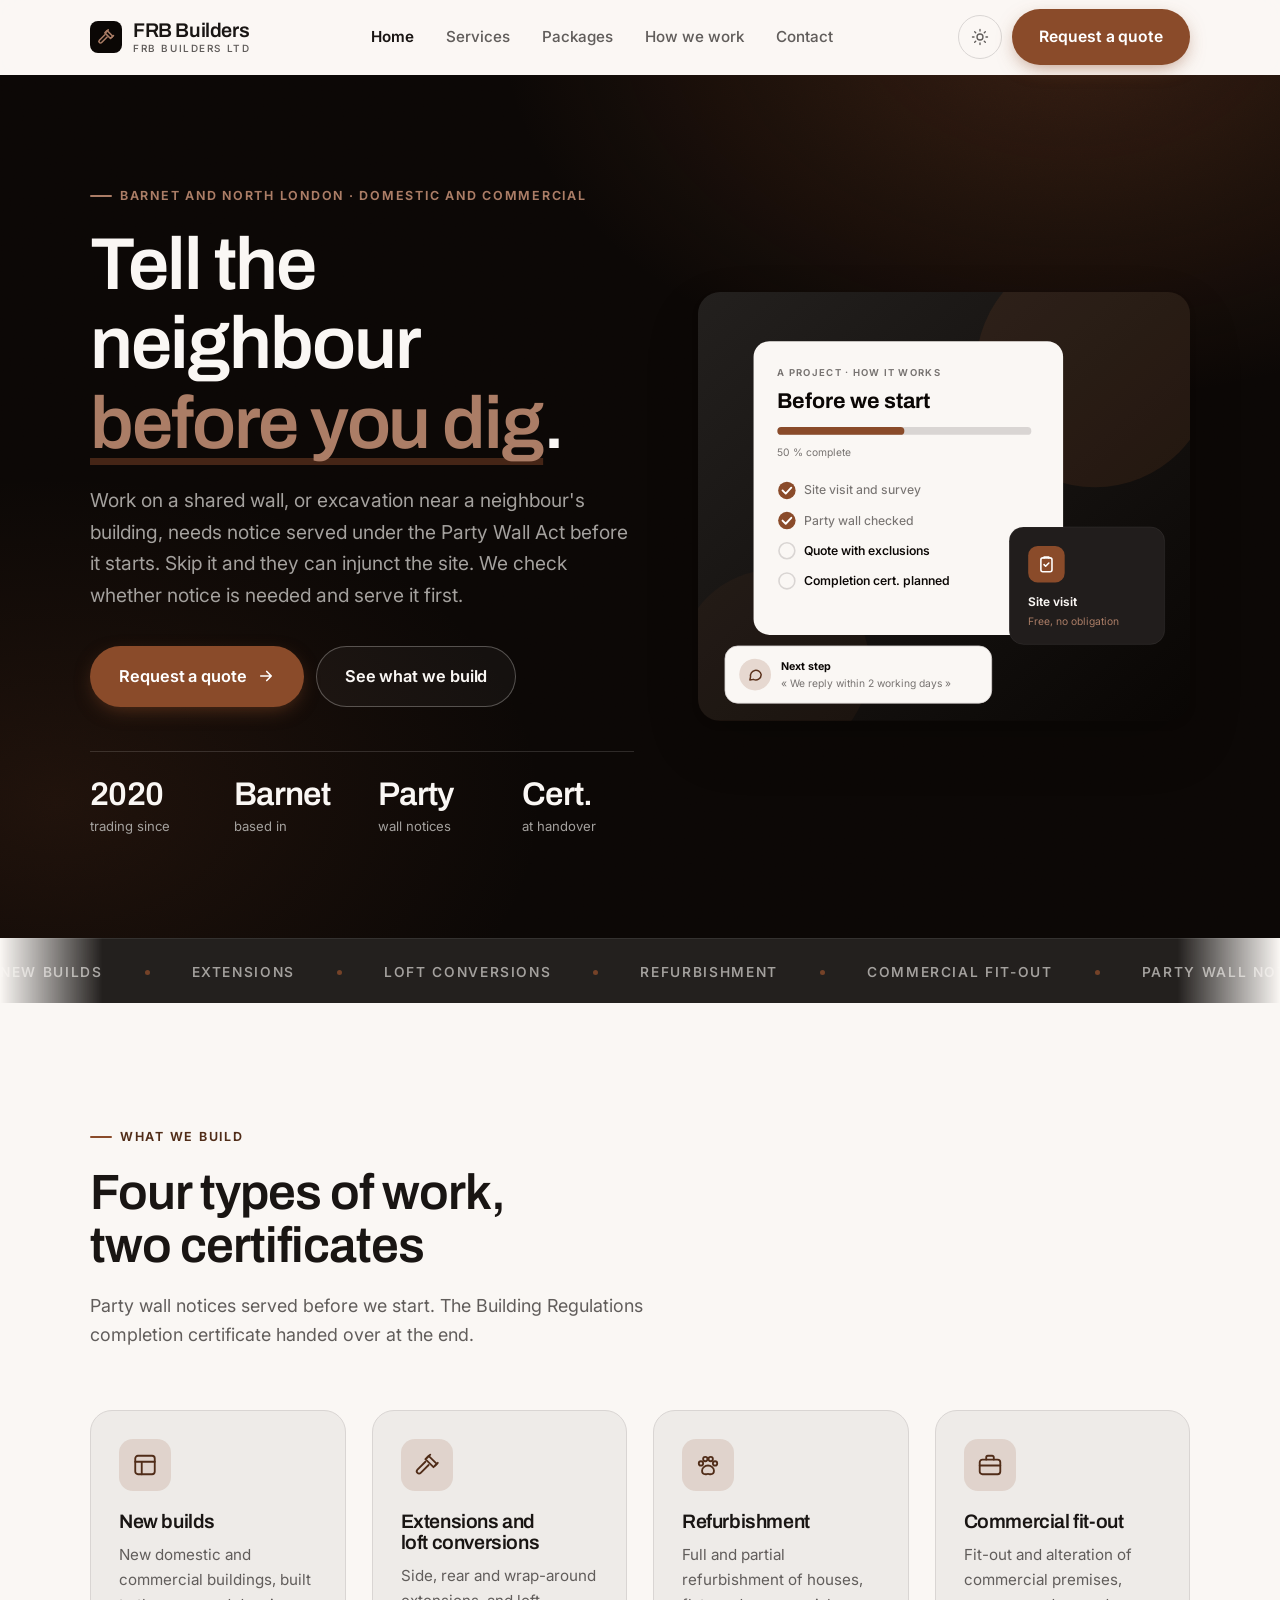
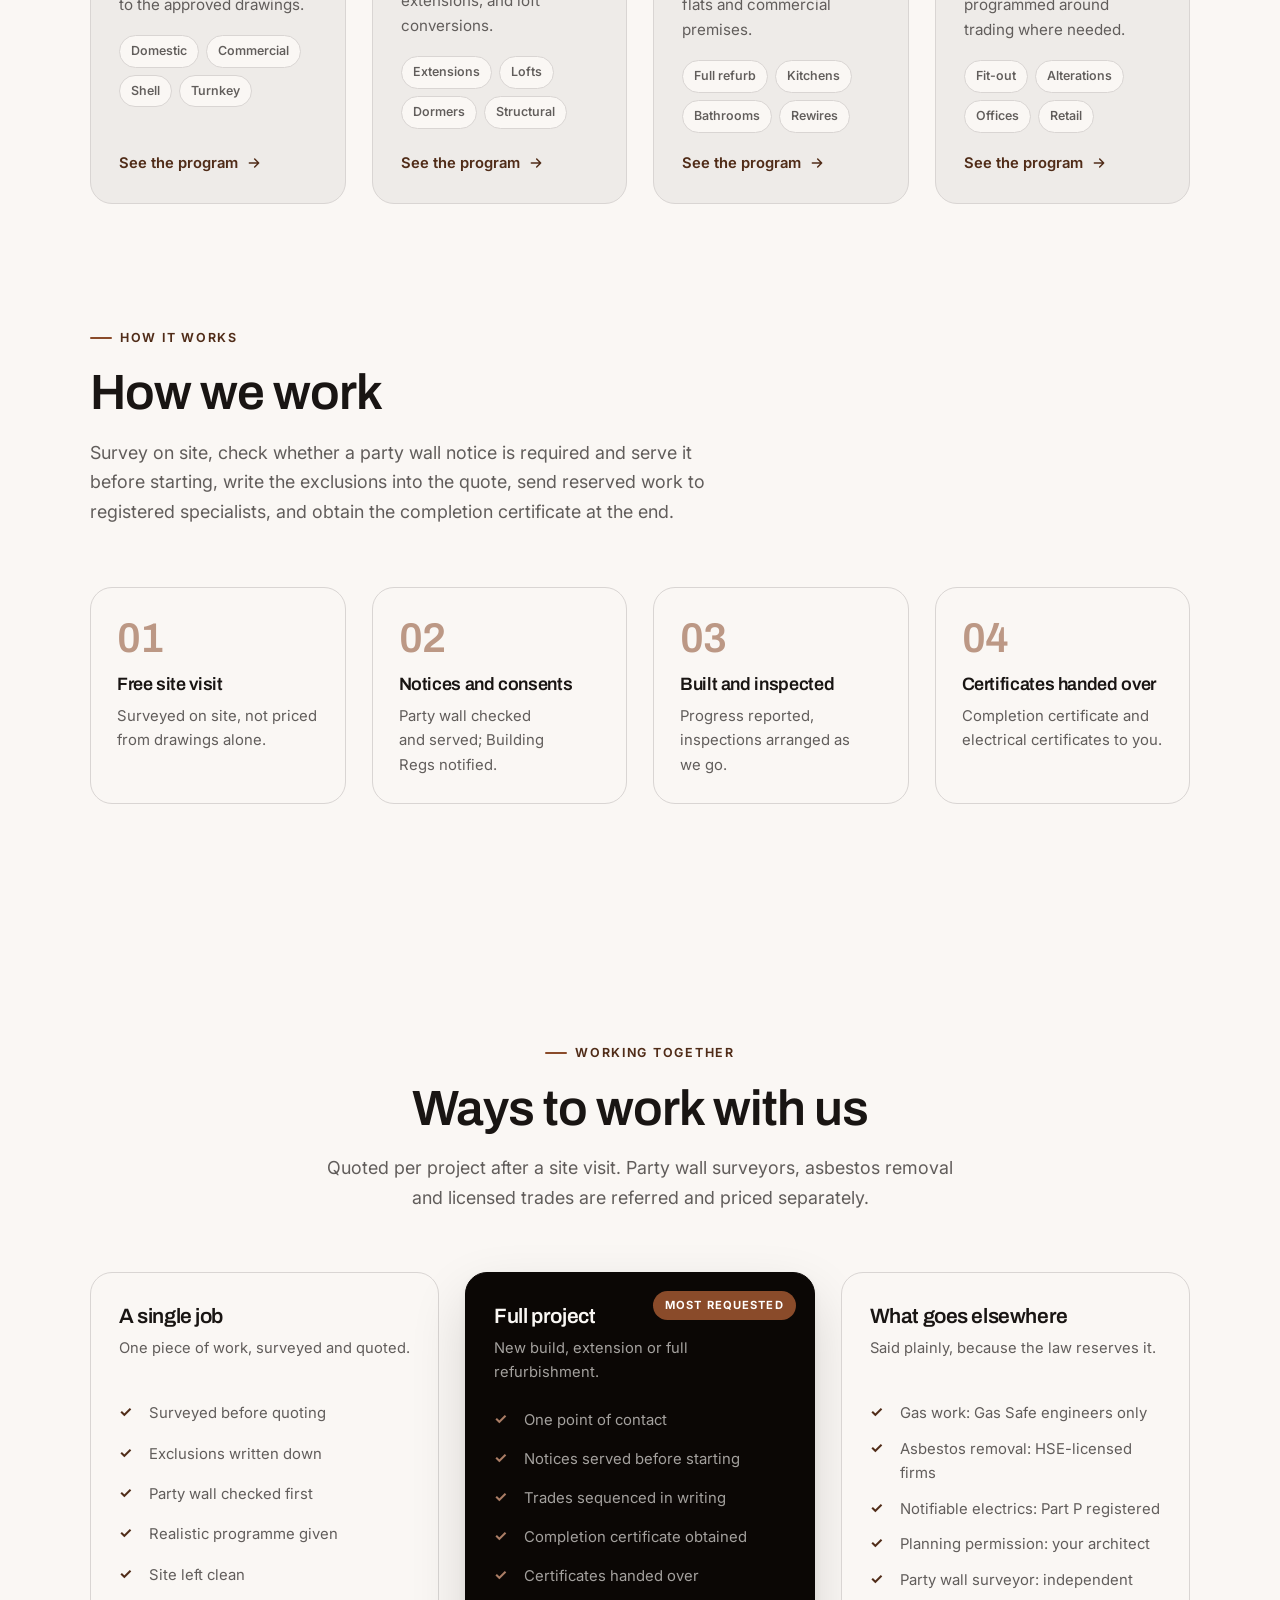
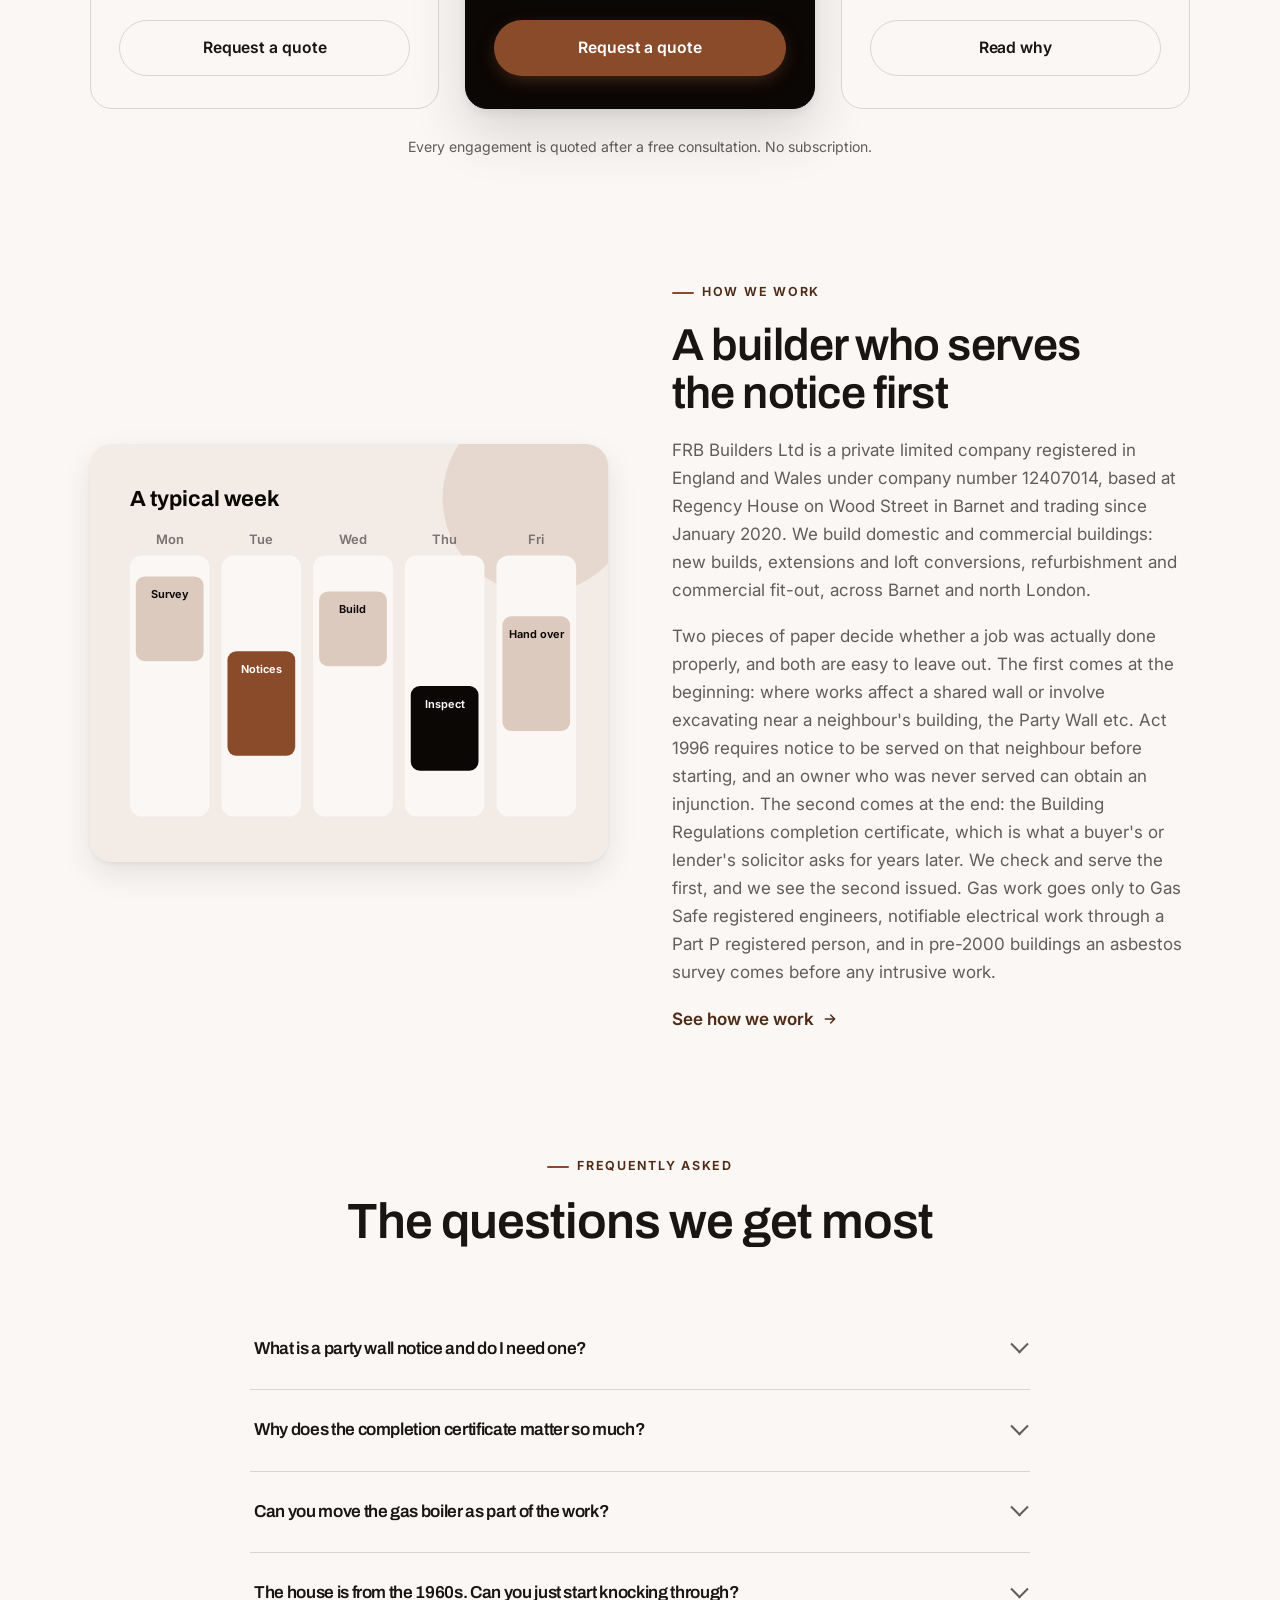
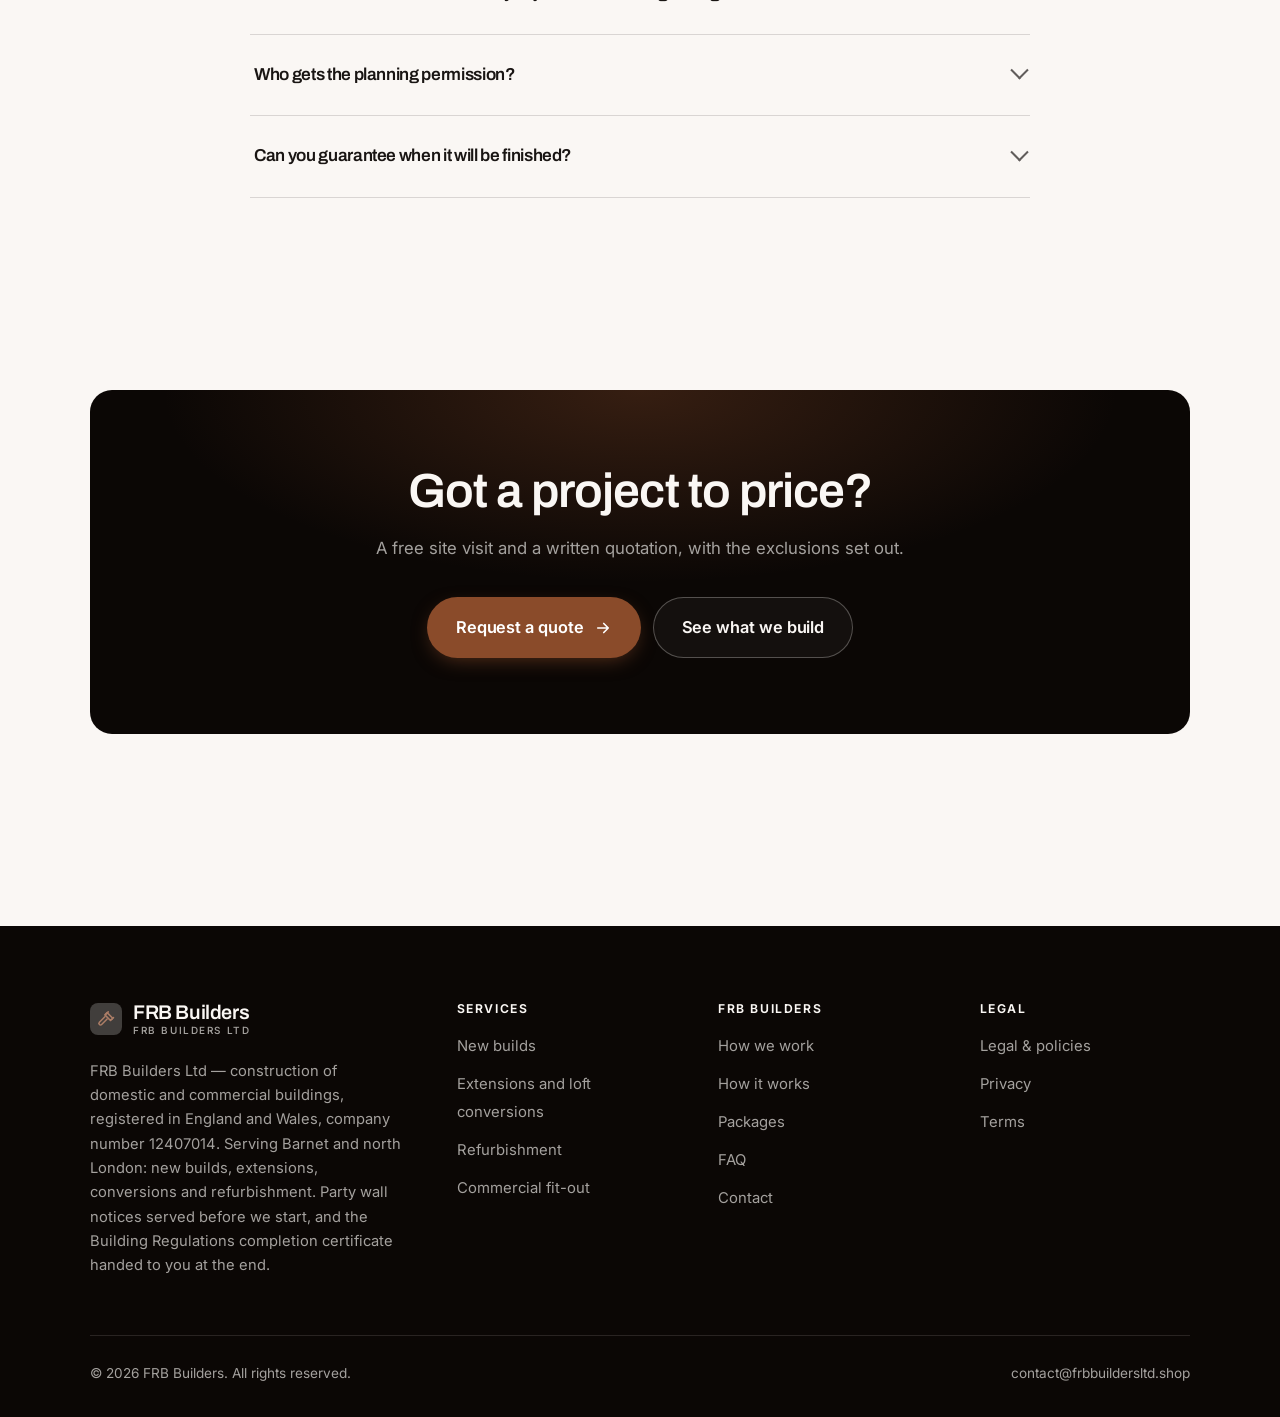
<file: index.html>
<!DOCTYPE html>
<html lang="en" class="no-js">
<head>
<meta charset="utf-8">
<meta name="viewport" content="width=device-width, initial-scale=1">
<title>FRB Builders Ltd — builders in Barnet and north London</title>
<meta name="description" content="FRB Builders Ltd, construction of domestic and commercial buildings in Barnet since 2020: new builds, extensions and loft conversions, refurbishment, and commercial fit-out.">
<link rel="canonical" href="https://frbbuildersltd.shop/">

<meta property="og:type" content="website">
<meta property="og:url" content="https://frbbuildersltd.shop/">
<meta property="og:site_name" content="FRB Builders">
<meta property="og:locale" content="en_US">
<meta property="og:title" content="FRB Builders Ltd — builders in Barnet and north London">
<meta property="og:description" content="FRB Builders Ltd, construction of domestic and commercial buildings in Barnet since 2020: new builds, extensions and loft conversions, refurbishment, and commercial fit-out.">
<meta name="theme-color" content="#0b0705">

<link rel="icon" href="assets/img/favicon.svg" type="image/svg+xml">
<link rel="preconnect" href="https://fonts.googleapis.com">
<link rel="preconnect" href="https://fonts.gstatic.com" crossorigin>
<link rel="stylesheet" href="https://fonts.googleapis.com/css2?family=Archivo:wght@400;500;600;700&family=Inter:wght@400..700&display=swap">
<link rel="stylesheet" href="assets/css/style.css">

<!-- Thème appliqué avant le premier rendu (évite le flash) -->
<script>
document.documentElement.classList.remove('no-js');
(function(){try{var t=localStorage.getItem('site-theme');if(t){document.documentElement.setAttribute('data-theme',t);}}catch(e){}})();
</script>
<script type="application/ld+json">
{
  "@context": "https://schema.org",
  "@type": "Organization",
  "name": "FRB Builders",
  "url": "https://frbbuildersltd.shop/",
  "email": "contact@frbbuildersltd.shop",
  "description": "FRB Builders Ltd, construction of domestic and commercial buildings in Barnet since 2020: new builds, extensions and loft conversions, refurbishment, and commercial fit-out.",
  "areaServed": "US",
  "knowsLanguage": "en"
}
</script>
</head>

<body>
<a class="skip-link" href="#main">Skip to main content</a>

<header class="site-header">
  <nav class="wrap nav" aria-label="Main navigation">
    <a class="brand" href="index.html">
      <svg class="brand__mark" viewBox="0 0 64 64" aria-hidden="true">
        <rect class="bm-bg" width="64" height="64" rx="16"/>
        <g class="bm-ic" transform="translate(14 14) scale(1.5)" fill="none" stroke-width="2.1" stroke-linecap="round" stroke-linejoin="round"><path d="M13.5 3.5 21 11l-3 3-7.5-7.5z"/><path d="M10.5 9 3.2 16.3a2.1 2.1 0 0 0 3 3L13.5 12"/><path d="M15 2.5 12 5.5M19.5 12.5 22 10"/></g>
      </svg>
      <span>FRB Builders<span class="brand__sub">FRB BUILDERS LTD</span></span>
    </a>

    <ul class="nav__links" id="nav-links">
      <li><a href="index.html" aria-current="page">Home</a></li>
      <li><a href="programs.html">Services</a></li>
      <li><a href="index.html#pricing">Packages</a></li>
      <li><a href="about.html">How we work</a></li>
      <li><a href="contact.html">Contact</a></li>
      <li><a class="btn btn--primary" href="contact.html">Request a quote</a></li>
    </ul>

    <div class="nav__cta">
      <button class="theme-toggle" type="button" aria-label="Switch to dark theme">
        <svg class="icon-sun" viewBox="0 0 24 24" fill="none" stroke="currentColor" stroke-width="1.8" stroke-linecap="round" aria-hidden="true"><circle cx="12" cy="12" r="4"/><path d="M12 2v2m0 16v2M2 12h2m16 0h2M4.9 4.9l1.4 1.4m11.4 11.4 1.4 1.4M19.1 4.9l-1.4 1.4M6.3 17.7l-1.4 1.4"/></svg>
        <svg class="icon-moon" viewBox="0 0 24 24" fill="none" stroke="currentColor" stroke-width="1.8" stroke-linecap="round" stroke-linejoin="round" aria-hidden="true"><path d="M21 12.8A9 9 0 1 1 11.2 3a7 7 0 0 0 9.8 9.8z"/></svg>
      </button>
      <a class="btn btn--primary" href="contact.html">Request a quote</a>
      <button class="nav__toggle" type="button" aria-expanded="false" aria-controls="nav-links" aria-label="Open menu">
        <svg class="icon-open" viewBox="0 0 24 24" fill="none" stroke="currentColor" stroke-width="2" stroke-linecap="round" aria-hidden="true"><path d="M3 6h18M3 12h18M3 18h18"/></svg>
        <svg class="icon-close" viewBox="0 0 24 24" fill="none" stroke="currentColor" stroke-width="2" stroke-linecap="round" aria-hidden="true"><path d="M6 6l12 12M18 6L6 18"/></svg>
      </button>
    </div>
  </nav>
</header>

<main id="main">

<section class="hero">
  <div class="wrap hero__inner">
    <div>
      <span class="eyebrow hero__eyebrow">Barnet and north London · Domestic and commercial</span>
      <h1>Tell the neighbour<br> <em>before you dig</em>.</h1>
      <p class="hero__lede">Work on a shared wall, or excavation near a neighbour's building, needs notice served under the Party Wall Act before it starts. Skip it and they can injunct the site. We check whether notice is needed and serve it first.</p>

      <div class="hero__actions">
        <a class="btn btn--primary btn--lg" href="contact.html">Request a quote <svg viewBox="0 0 24 24" fill="none" stroke="currentColor" stroke-width="2.2" stroke-linecap="round" stroke-linejoin="round" aria-hidden="true"><path d="M5 12h14M13 6l6 6-6 6"/></svg></a>
        <a class="btn btn--on-dark btn--lg" href="programs.html">See what we build</a>
      </div>

      <ul class="hero__proof">
        <li><span class="stat__num">2020</span><span class="stat__label">trading since</span></li>
        <li><span class="stat__num">Barnet</span><span class="stat__label">based in</span></li>
        <li><span class="stat__num">Party</span><span class="stat__label">wall notices</span></li>
        <li><span class="stat__num">Cert.</span><span class="stat__label">at handover</span></li>
      </ul>
    </div>

    <div class="hero__art">
      <svg viewBox="0 0 620 540" role="img" aria-label="How a project with FRB Builders works, from site visit to the Building Regulations completion certificate.">
        <defs>
          <linearGradient id="hbg" x1="0" y1="0" x2="1" y2="1">
            <stop offset="0" stop-color="#23201e"/><stop offset="1" stop-color="#090604"/>
          </linearGradient>
        </defs>
        <rect width="620" height="540" rx="22" fill="url(#hbg)"/>
        <circle cx="500" cy="96" r="150" fill="#8a4b2a" opacity=".16"/>
        <circle cx="96" cy="470" r="120" fill="#8a4b2a" opacity=".08"/>

        <g style="font-family: var(--font-body)">
          <!-- Carte programme -->
          <rect x="70" y="62" width="390" height="370" rx="20" fill="#faf7f4"/>
          <text x="100" y="106" font-size="12" font-weight="650" letter-spacing="1.6" fill="#777371">A PROJECT · HOW IT WORKS</text>
          <text x="100" y="146" font-size="27" font-weight="700" fill="#0b0705" style="font-family: var(--font-display)">Before we start</text>
          <rect x="100" y="170" width="320" height="10" rx="5" fill="#d9d5d3"/>
          <rect x="100" y="170" width="160" height="10" rx="5" fill="#8a4b2a"/>
          <text x="100" y="206" font-size="13" fill="#777371">50 % complete</text>
          <circle cx="112" cy="250" r="11" fill="#8a4b2a"/><path d="M106.5 250l4 4 7-7.5" fill="none" stroke="#ffffff" stroke-width="2.4" stroke-linecap="round" stroke-linejoin="round"/><text x="134" y="255" font-size="15.5" fill="#777371" font-weight="450">Site visit and survey</text>
          <circle cx="112" cy="288" r="11" fill="#8a4b2a"/><path d="M106.5 288l4 4 7-7.5" fill="none" stroke="#ffffff" stroke-width="2.4" stroke-linecap="round" stroke-linejoin="round"/><text x="134" y="293" font-size="15.5" fill="#777371" font-weight="450">Party wall checked</text>
          <circle cx="112" cy="326" r="10" fill="none" stroke="#d9d5d3" stroke-width="2"/><text x="134" y="331" font-size="15.5" fill="#0b0705" font-weight="560">Quote with exclusions</text>
          <circle cx="112" cy="364" r="10" fill="none" stroke="#d9d5d3" stroke-width="2"/><text x="134" y="369" font-size="15.5" fill="#0b0705" font-weight="560">Completion cert. planned</text>

          <!-- Carte séance -->
          <rect x="392" y="296" width="196" height="148" rx="18" fill="#211d1c" stroke="#ffffff" stroke-opacity=".08"/>
          <rect x="416" y="320" width="46" height="46" rx="12" fill="#8a4b2a"/>
          <g transform="translate(427 331)" fill="none" stroke="#ffffff" color="#ffffff" stroke-width="2" stroke-linecap="round" stroke-linejoin="round"><rect x="5" y="4" width="14" height="17.5" rx="2.5"/><path d="M9 4V3h6v1M9 12.5l2 2 4-4"/></g>
          <text x="416" y="396" font-size="15" font-weight="650" fill="#faf7f4">Site visit</text>
          <text x="416" y="420" font-size="13" fill="#ab7d66">Free, no obligation</text>

          <!-- Retour du coach -->
          <rect x="34" y="446" width="336" height="72" rx="16" fill="#faf7f4" stroke="#d9d5d3"/>
          <circle cx="72" cy="482" r="20" fill="#e6d8d0"/>
          <g transform="translate(62 472) scale(.84)" fill="none" stroke="#5a311b" stroke-width="2.2" stroke-linecap="round" stroke-linejoin="round"><path d="M21 12a8 8 0 0 1-11.6 7.1L4 20l1-4.6A8 8 0 1 1 21 12z"/></g>
          <text x="104" y="476" font-size="13.5" font-weight="700" fill="#0b0705">Next step</text>
          <text x="104" y="498" font-size="13" fill="#777371">« We reply within 2 working days »</text>
        </g>
      </svg>
    </div>
  </div>
</section>

<div class="marquee" aria-hidden="true">
  <div class="marquee__track"><span>New builds</span><span>Extensions</span><span>Loft conversions</span><span>Refurbishment</span><span>Commercial fit-out</span><span>Party wall notices</span><span>Building Regulations</span><span>Completion certificate</span><span>Part P electrics</span><span>Gas Safe engineers</span><span>New builds</span><span>Extensions</span><span>Loft conversions</span><span>Refurbishment</span><span>Commercial fit-out</span><span>Party wall notices</span><span>Building Regulations</span><span>Completion certificate</span><span>Part P electrics</span><span>Gas Safe engineers</span></div>
</div>

<section class="section wrap" id="programs">
  <div class="section-head reveal">
    <span class="eyebrow">What we build</span>
    <h2>Four types of work, two certificates</h2>
    <p>Party wall notices served before we start. The Building Regulations completion certificate handed over at the end.</p>
  </div>
  <div class="grid grid--4 reveal-group">
    <a class="card" href="programs.html#newbuild">
      <div class="card__icon"><svg viewBox="0 0 24 24" fill="none" stroke="currentColor" stroke-width="1.7" stroke-linecap="round" stroke-linejoin="round" aria-hidden="true"><rect x="3" y="3.5" width="18" height="17" rx="2.5"/><path d="M3 9h18M9 9v11.5"/></svg></div>
      <h3>New builds</h3>
      <p>New domestic and commercial buildings, built to the approved drawings.</p>
      <ul class="tags"><li>Domestic</li><li>Commercial</li><li>Shell</li><li>Turnkey</li></ul>
      <span class="arrow-link">See the program <svg viewBox="0 0 24 24" fill="none" stroke="currentColor" stroke-width="2.2" stroke-linecap="round" stroke-linejoin="round" aria-hidden="true"><path d="M5 12h14M13 6l6 6-6 6"/></svg></span>
    </a>
    <a class="card" href="programs.html#extensions">
      <div class="card__icon"><svg viewBox="0 0 24 24" fill="none" stroke="currentColor" stroke-width="1.7" stroke-linecap="round" stroke-linejoin="round" aria-hidden="true"><path d="M13.5 3.5 21 11l-3 3-7.5-7.5z"/><path d="M10.5 9 3.2 16.3a2.1 2.1 0 0 0 3 3L13.5 12"/><path d="M15 2.5 12 5.5M19.5 12.5 22 10"/></svg></div>
      <h3>Extensions and loft conversions</h3>
      <p>Side, rear and wrap-around extensions, and loft conversions.</p>
      <ul class="tags"><li>Extensions</li><li>Lofts</li><li>Dormers</li><li>Structural</li></ul>
      <span class="arrow-link">See the program <svg viewBox="0 0 24 24" fill="none" stroke="currentColor" stroke-width="2.2" stroke-linecap="round" stroke-linejoin="round" aria-hidden="true"><path d="M5 12h14M13 6l6 6-6 6"/></svg></span>
    </a>
    <a class="card" href="programs.html#refurb">
      <div class="card__icon"><svg viewBox="0 0 24 24" fill="none" stroke="currentColor" stroke-width="1.7" stroke-linecap="round" stroke-linejoin="round" aria-hidden="true"><circle cx="5.5" cy="10.5" r="2"/><circle cx="9.5" cy="6.5" r="2"/><circle cx="14.5" cy="6.5" r="2"/><circle cx="18.5" cy="10.5" r="2"/><path d="M12 12.5c-3 0-5.5 2.2-5.5 4.8 0 1.8 1.4 3.2 3.2 3.2.9 0 1.6-.3 2.3-.3s1.4.3 2.3.3c1.8 0 3.2-1.4 3.2-3.2 0-2.6-2.5-4.8-5.5-4.8z"/></svg></div>
      <h3>Refurbishment</h3>
      <p>Full and partial refurbishment of houses, flats and commercial premises.</p>
      <ul class="tags"><li>Full refurb</li><li>Kitchens</li><li>Bathrooms</li><li>Rewires</li></ul>
      <span class="arrow-link">See the program <svg viewBox="0 0 24 24" fill="none" stroke="currentColor" stroke-width="2.2" stroke-linecap="round" stroke-linejoin="round" aria-hidden="true"><path d="M5 12h14M13 6l6 6-6 6"/></svg></span>
    </a>
    <a class="card" href="programs.html#commercial">
      <div class="card__icon"><svg viewBox="0 0 24 24" fill="none" stroke="currentColor" stroke-width="1.7" stroke-linecap="round" stroke-linejoin="round" aria-hidden="true"><rect x="2.5" y="7" width="19" height="13.5" rx="2.5"/><path d="M8.5 7V5a1.5 1.5 0 0 1 1.5-1.5h4A1.5 1.5 0 0 1 15.5 5v2M2.5 12.5h19"/></svg></div>
      <h3>Commercial fit-out</h3>
      <p>Fit-out and alteration of commercial premises, programmed around trading where needed.</p>
      <ul class="tags"><li>Fit-out</li><li>Alterations</li><li>Offices</li><li>Retail</li></ul>
      <span class="arrow-link">See the program <svg viewBox="0 0 24 24" fill="none" stroke="currentColor" stroke-width="2.2" stroke-linecap="round" stroke-linejoin="round" aria-hidden="true"><path d="M5 12h14M13 6l6 6-6 6"/></svg></span>
    </a>
  </div>
</section>

<section class="section section--flush wrap" id="how-it-works">
  <div class="section-head reveal">
    <span class="eyebrow">How it works</span>
    <h2>How we work</h2>
    <p>Survey on site, check whether a party wall notice is required and serve it before starting, write the exclusions into the quote, send reserved work to registered specialists, and obtain the completion certificate at the end.</p>
  </div>
  <div class="grid grid--4 steps reveal-group">
    <article class="step">
      <h3>Free site visit</h3>
      <p>Surveyed on site, not priced from drawings alone.</p>
    </article>
    <article class="step">
      <h3>Notices and consents</h3>
      <p>Party wall checked and served; Building Regs notified.</p>
    </article>
    <article class="step">
      <h3>Built and inspected</h3>
      <p>Progress reported, inspections arranged as we go.</p>
    </article>
    <article class="step">
      <h3>Certificates handed over</h3>
      <p>Completion certificate and electrical certificates to you.</p>
    </article>
  </div>
</section>

<section class="section wrap" id="pricing">
  <div class="section-head section-head--center reveal">
    <span class="eyebrow">Working together</span>
    <h2>Ways to work with us</h2>
    <p>Quoted per project after a site visit. Party wall surveyors, asbestos removal and licensed trades are referred and priced separately.</p>
  </div>
  <div class="grid grid--3 plans reveal-group">
    <article class="plan">
      
      <h3>A single job</h3>
      <p class="plan__desc">One piece of work, surveyed and quoted.</p>
      
      <ul class="plan__features">
        <li>Surveyed before quoting</li>
        <li>Exclusions written down</li>
        <li>Party wall checked first</li>
        <li>Realistic programme given</li>
        <li>Site left clean</li>
      </ul>
      <a class="btn btn--ghost btn--block" href="contact.html">Request a quote</a>
    </article>
    <article class="plan plan--featured">
      <span class="plan__tag">Most requested</span>
      <h3>Full project</h3>
      <p class="plan__desc">New build, extension or full refurbishment.</p>
      
      <ul class="plan__features">
        <li>One point of contact</li>
        <li>Notices served before starting</li>
        <li>Trades sequenced in writing</li>
        <li>Completion certificate obtained</li>
        <li>Certificates handed over</li>
      </ul>
      <a class="btn btn--primary btn--block" href="contact.html">Request a quote</a>
    </article>
    <article class="plan">
      
      <h3>What goes elsewhere</h3>
      <p class="plan__desc">Said plainly, because the law reserves it.</p>
      
      <ul class="plan__features">
        <li>Gas work: Gas Safe engineers only</li>
        <li>Asbestos removal: HSE-licensed firms</li>
        <li>Notifiable electrics: Part P registered</li>
        <li>Planning permission: your architect</li>
        <li>Party wall surveyor: independent</li>
      </ul>
      <a class="btn btn--ghost btn--block" href="contact.html">Read why</a>
    </article>
  </div>
  <p class="plans-note">Every engagement is quoted after a free consultation. No subscription.</p>
</section>

<section class="section section--flush wrap">
  <div class="split reveal">
    <div class="split__art">
      <svg viewBox="0 0 520 420" role="img" aria-label="Example of a typical week: Survey, Notices, Build, Inspect, Hand over.">
        <rect width="520" height="420" rx="20" fill="#f2ebe6"/>
        <circle cx="450" cy="54" r="96" fill="#8a4b2a" opacity=".12"/>
        <g style="font-family: var(--font-body)">
        <text x="40" y="62" font-size="22" font-weight="700" fill="#0b0705" style="font-family: var(--font-display)">A typical week</text>
        <text x="80" y="100" text-anchor="middle" font-size="13" font-weight="600" fill="#777371">Mon</text>
        <rect x="40" y="112" width="80" height="262" rx="12" fill="#faf7f4"/>
        <rect x="46" y="133" width="68" height="85" rx="9" fill="#ddcabf"/>
        <text x="80" y="155" text-anchor="middle" font-size="11" font-weight="650" fill="#0b0705">Survey</text>
        <text x="172" y="100" text-anchor="middle" font-size="13" font-weight="600" fill="#777371">Tue</text>
        <rect x="132" y="112" width="80" height="262" rx="12" fill="#faf7f4"/>
        <rect x="138" y="208" width="68" height="105" rx="9" fill="#8a4b2a"/>
        <text x="172" y="230" text-anchor="middle" font-size="11" font-weight="650" fill="#ffffff">Notices</text>
        <text x="264" y="100" text-anchor="middle" font-size="13" font-weight="600" fill="#777371">Wed</text>
        <rect x="224" y="112" width="80" height="262" rx="12" fill="#faf7f4"/>
        <rect x="230" y="148" width="68" height="75" rx="9" fill="#ddcabf"/>
        <text x="264" y="170" text-anchor="middle" font-size="11" font-weight="650" fill="#0b0705">Build</text>
        <text x="356" y="100" text-anchor="middle" font-size="13" font-weight="600" fill="#777371">Thu</text>
        <rect x="316" y="112" width="80" height="262" rx="12" fill="#faf7f4"/>
        <rect x="322" y="243" width="68" height="85" rx="9" fill="#0b0705"/>
        <text x="356" y="265" text-anchor="middle" font-size="11" font-weight="650" fill="#faf7f4">Inspect</text>
        <text x="448" y="100" text-anchor="middle" font-size="13" font-weight="600" fill="#777371">Fri</text>
        <rect x="408" y="112" width="80" height="262" rx="12" fill="#faf7f4"/>
        <rect x="414" y="173" width="68" height="115" rx="9" fill="#ddcabf"/>
        <text x="448" y="195" text-anchor="middle" font-size="11" font-weight="650" fill="#0b0705">Hand over</text>
        </g>
      </svg>
    </div>
    <div>
      <span class="eyebrow">How we work</span>
      <h2>A builder who serves the notice first</h2>
      <p>FRB Builders Ltd is a private limited company registered in England and Wales under company number 12407014, based at Regency House on Wood Street in Barnet and trading since January 2020. We build domestic and commercial buildings: new builds, extensions and loft conversions, refurbishment and commercial fit-out, across Barnet and north London.</p>
      <p>Two pieces of paper decide whether a job was actually done properly, and both are easy to leave out. The first comes at the beginning: where works affect a shared wall or involve excavating near a neighbour's building, the Party Wall etc. Act 1996 requires notice to be served on that neighbour before starting, and an owner who was never served can obtain an injunction. The second comes at the end: the Building Regulations completion certificate, which is what a buyer's or lender's solicitor asks for years later. We check and serve the first, and we see the second issued. Gas work goes only to Gas Safe registered engineers, notifiable electrical work through a Part P registered person, and in pre-2000 buildings an asbestos survey comes before any intrusive work.</p>
      <p><a class="arrow-link" href="about.html">See how we work <svg viewBox="0 0 24 24" fill="none" stroke="currentColor" stroke-width="2.2" stroke-linecap="round" stroke-linejoin="round" aria-hidden="true"><path d="M5 12h14M13 6l6 6-6 6"/></svg></a></p>
    </div>
  </div>
</section>

<section class="section section--flush wrap" id="faq">
  <div class="section-head section-head--center reveal">
    <span class="eyebrow">Frequently asked</span>
    <h2>The questions we get most</h2>
  </div>
  <div class="faq reveal">
    <details>
      <summary>What is a party wall notice and do I need one?</summary>
      <p>It is a formal notice to your neighbour, required by the Party Wall etc. Act 1996 before works that affect a shared wall or structure, cut into or raise it, or excavate within the distances the Act specifies of their building. We check whether your project triggers it. If it does, notice is served and the statutory period runs before we start. A neighbour who was never served can apply for an injunction and stop the site.</p>
    </details>
    <details>
      <summary>Why does the completion certificate matter so much?</summary>
      <p>Because it is what someone else's solicitor will ask for. Building work needing Building Regulations approval should end with a completion certificate, and without it a sale or remortgage can stall years later while you try to resolve it retrospectively. It costs nothing extra to see it issued at the time, which is why we treat it as part of the job rather than an afterthought.</p>
    </details>
    <details>
      <summary>Can you move the gas boiler as part of the work?</summary>
      <p>Not ourselves. All gas work must be carried out by a Gas Safe registered engineer, and we do not undertake it. We will coordinate a registered engineer into the programme, which is the honest version of saying yes.</p>
    </details>
    <details>
      <summary>The house is from the 1960s. Can you just start knocking through?</summary>
      <p>Not before an asbestos survey. In anything built before 2000, artex, insulation board, old floor tiles and pipe lagging can all contain asbestos, and disturbing it contaminates the house. Licensable removal goes to an HSE-licensed contractor. It costs a short delay at the start and avoids a serious problem.</p>
    </details>
    <details>
      <summary>Who gets the planning permission?</summary>
      <p>You do, with your architect, unless we agree otherwise in writing. We will tell you whether we think the works need it, and we do not start before it is granted. Building Regulations notification is a separate matter and we handle that side as part of the work.</p>
    </details>
    <details>
      <summary>Can you guarantee when it will be finished?</summary>
      <p>No, and a builder who does is either padding the programme heavily or planning to disappoint you. We give a realistic programme and we tell you promptly when something moves. Weather, material lead times, inspection availability, asbestos findings and unforeseen ground conditions all shift a build, and changes of scope shift it most of all.</p>
    </details>
  </div>
</section>

<section class="wrap section--tight">
  <div class="cta-band reveal">
    <h2>Got a project to price?</h2>
    <p>A free site visit and a written quotation, with the exclusions set out.</p>
    <div class="hero__actions">
      <a class="btn btn--primary btn--lg" href="contact.html">Request a quote <svg viewBox="0 0 24 24" fill="none" stroke="currentColor" stroke-width="2.2" stroke-linecap="round" stroke-linejoin="round" aria-hidden="true"><path d="M5 12h14M13 6l6 6-6 6"/></svg></a>
      <a class="btn btn--on-dark btn--lg" href="programs.html">See what we build</a>
    </div>
  </div>
</section>

</main>

<footer class="site-footer">
  <div class="wrap">
    <div class="footer__grid">
      <div class="footer__brand">
        <a class="brand" href="index.html">
          <svg class="brand__mark" viewBox="0 0 64 64" aria-hidden="true">
        <rect class="bm-bg" width="64" height="64" rx="16"/>
        <g class="bm-ic" transform="translate(14 14) scale(1.5)" fill="none" stroke-width="2.1" stroke-linecap="round" stroke-linejoin="round"><path d="M13.5 3.5 21 11l-3 3-7.5-7.5z"/><path d="M10.5 9 3.2 16.3a2.1 2.1 0 0 0 3 3L13.5 12"/><path d="M15 2.5 12 5.5M19.5 12.5 22 10"/></g>
      </svg>
          <span>FRB Builders<span class="brand__sub">FRB BUILDERS LTD</span></span>
        </a>
        <p>FRB Builders Ltd — construction of domestic and commercial buildings, registered in England and Wales, company number 12407014. Serving Barnet and north London: new builds, extensions, conversions and refurbishment. Party wall notices served before we start, and the Building Regulations completion certificate handed to you at the end.</p>
      </div>

      <div class="footer__col">
        <h4>Services</h4>
        <ul>
          <li><a href="programs.html#newbuild">New builds</a></li>
          <li><a href="programs.html#extensions">Extensions and loft conversions</a></li>
          <li><a href="programs.html#refurb">Refurbishment</a></li>
          <li><a href="programs.html#commercial">Commercial fit-out</a></li>
        </ul>
      </div>

      <div class="footer__col">
        <h4>FRB Builders</h4>
        <ul>
          <li><a href="about.html">How we work</a></li>
          <li><a href="index.html#how-it-works">How it works</a></li>
          <li><a href="index.html#pricing">Packages</a></li>
          <li><a href="index.html#faq">FAQ</a></li>
          <li><a href="contact.html">Contact</a></li>
        </ul>
      </div>

      <div class="footer__col">
        <h4>Legal</h4>
        <ul>
          <li><a href="legal.html">Legal &amp; policies</a></li>
          <li><a href="legal.html#privacy">Privacy</a></li>
          <li><a href="legal.html#terms">Terms</a></li>
        </ul>
      </div>
    </div>

    <div class="footer__bottom">
      <p>© <span data-year>2026</span> FRB Builders. All rights reserved.</p>
      <p><a href="mailto:contact@frbbuildersltd.shop">contact@frbbuildersltd.shop</a></p>
    </div>
  </div>
</footer>

<script src="assets/js/main.js" defer></script>
</body>
</html>
</file>
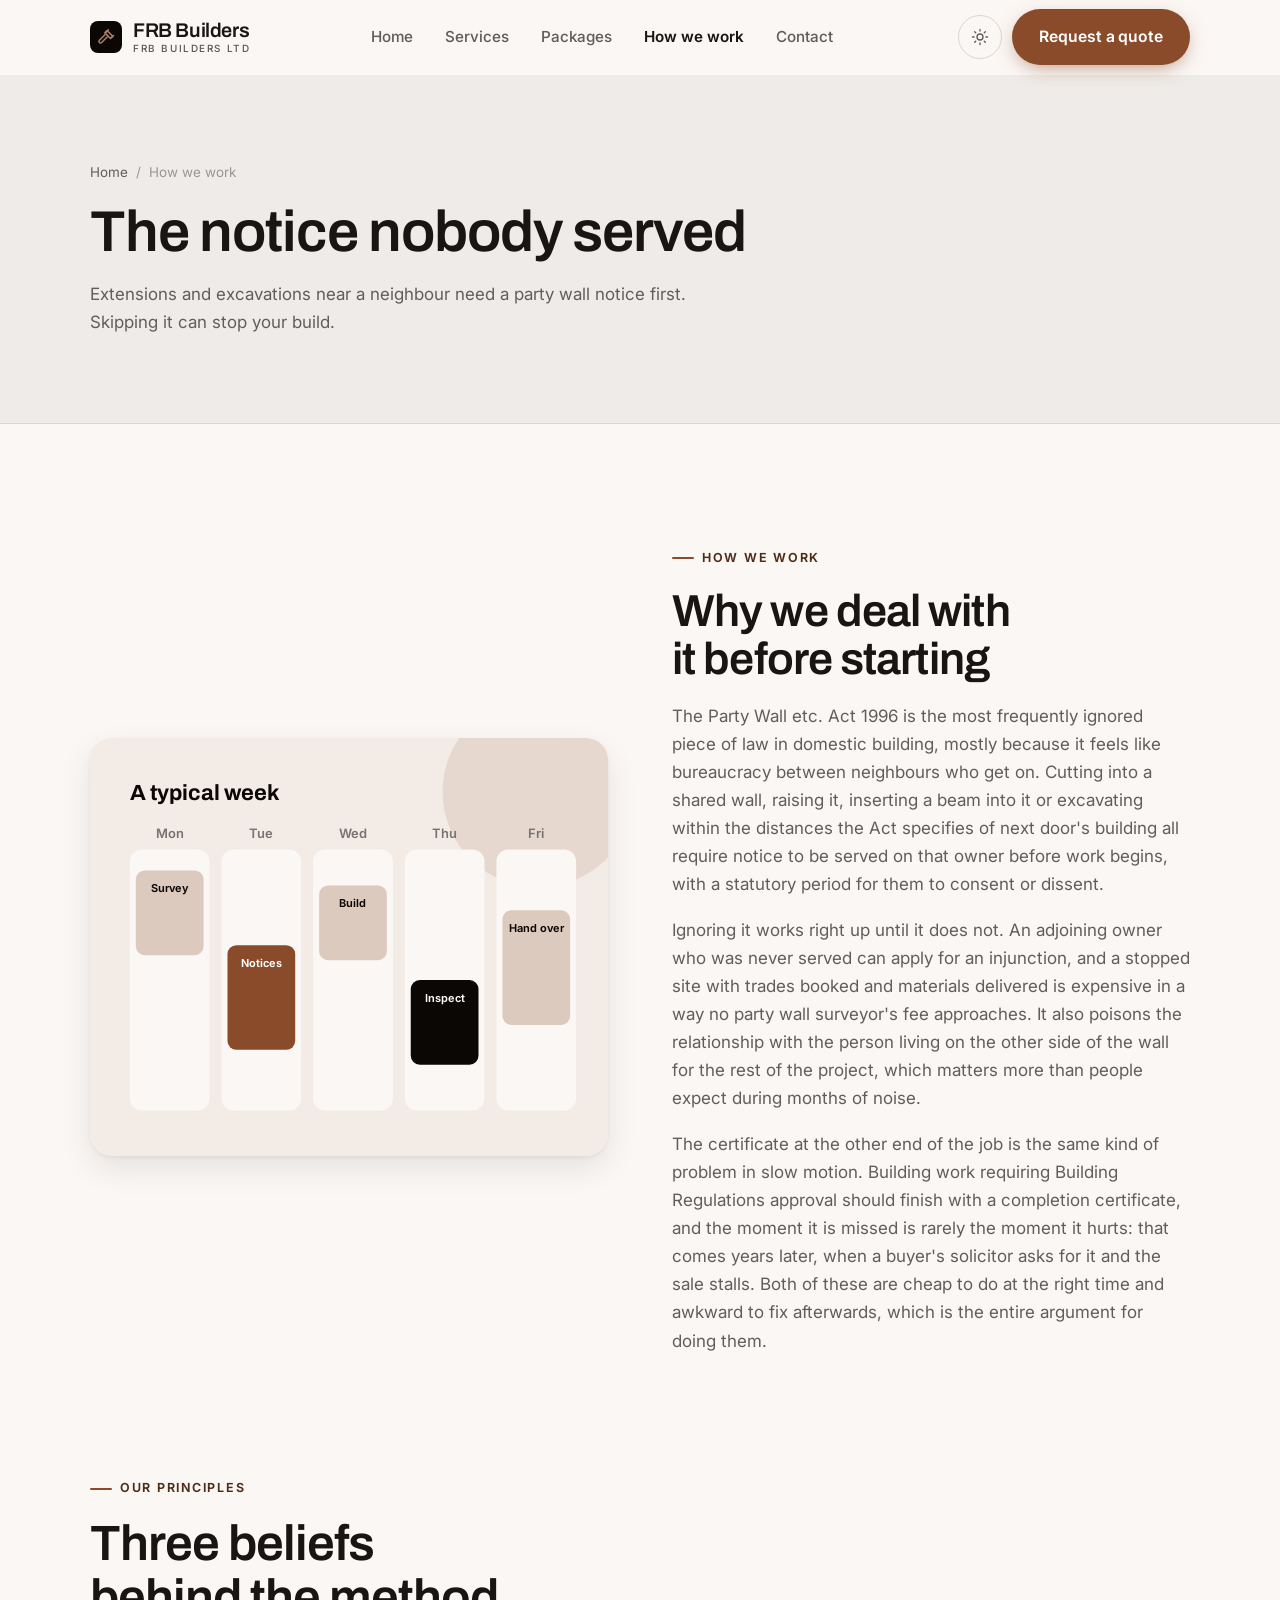
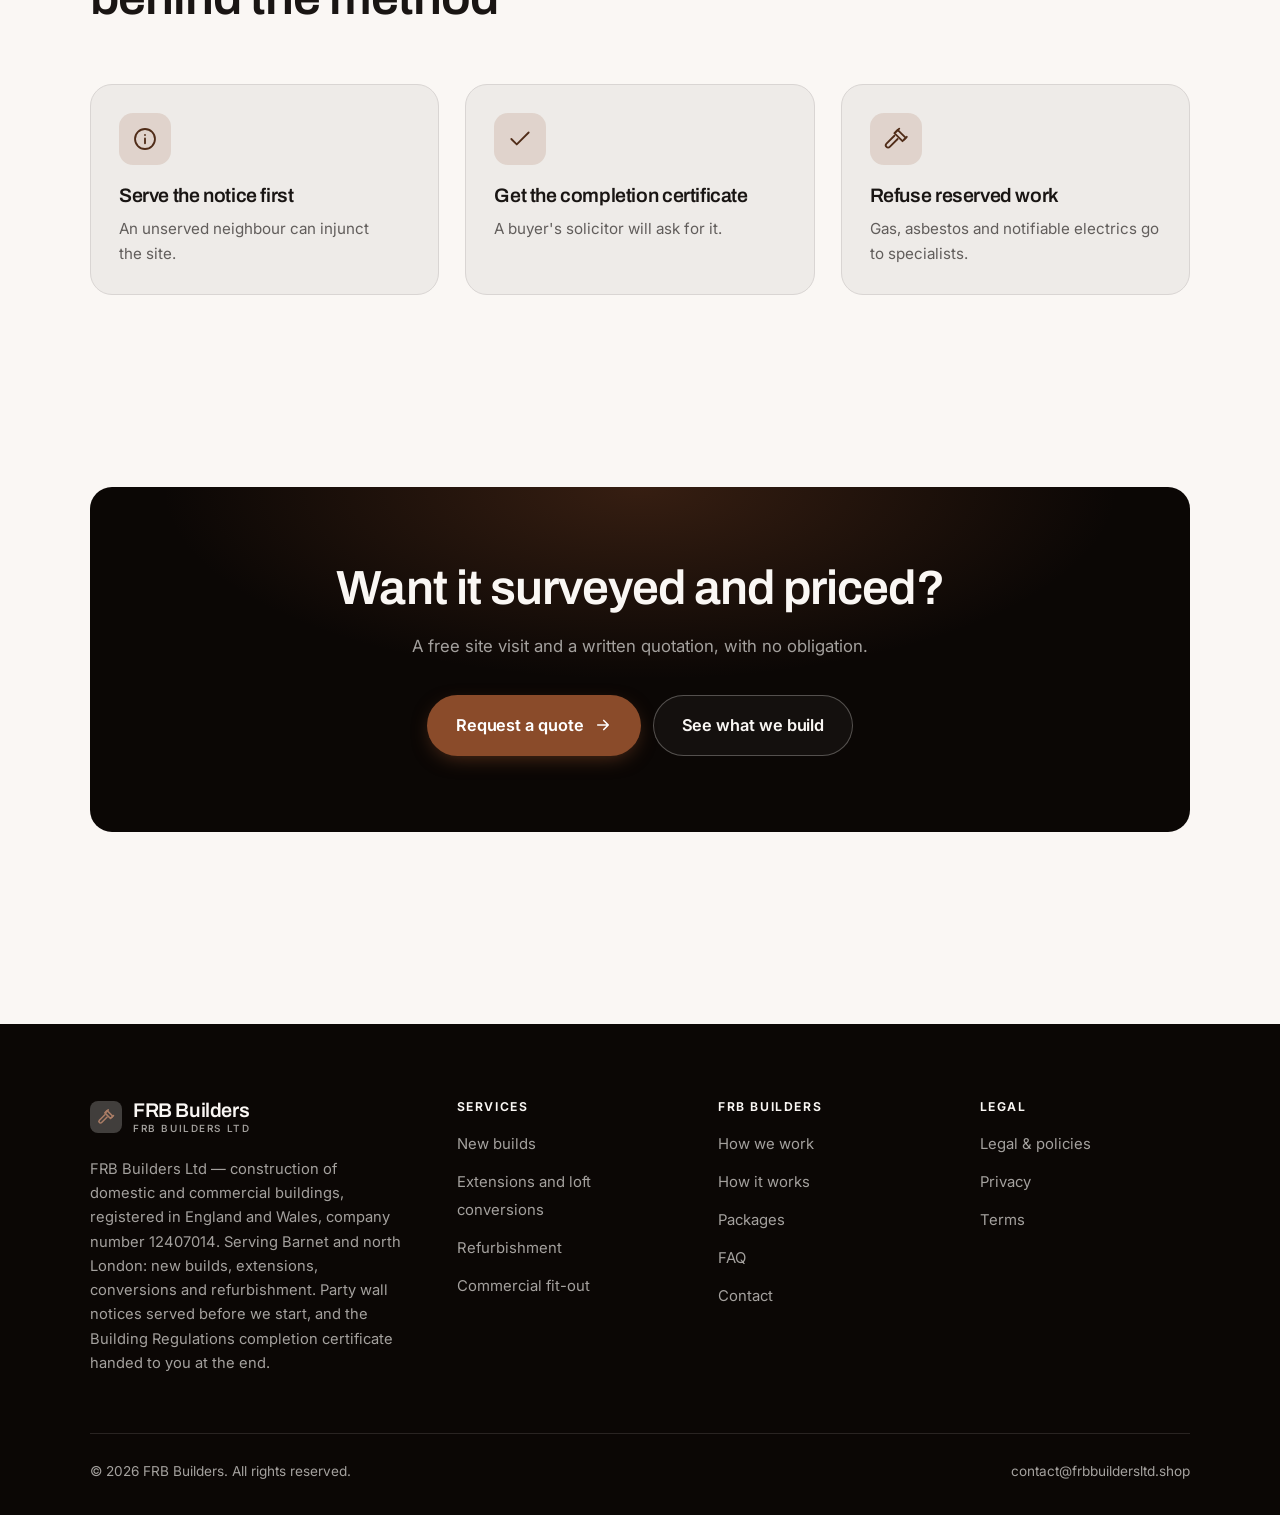
<file: about.html>
<!DOCTYPE html>
<html lang="en" class="no-js">
<head>
<meta charset="utf-8">
<meta name="viewport" content="width=device-width, initial-scale=1">
<title>How we work — FRB Builders</title>
<meta name="description" content="About FRB Builders Ltd, builders in Barnet and north London since 2020, company number 12407014.">
<link rel="canonical" href="https://frbbuildersltd.shop/about.html">

<meta property="og:type" content="website">
<meta property="og:url" content="https://frbbuildersltd.shop/about.html">
<meta property="og:site_name" content="FRB Builders">
<meta property="og:locale" content="en_US">
<meta property="og:title" content="How we work — FRB Builders">
<meta property="og:description" content="About FRB Builders Ltd, builders in Barnet and north London since 2020, company number 12407014.">
<meta name="theme-color" content="#0b0705">

<link rel="icon" href="assets/img/favicon.svg" type="image/svg+xml">
<link rel="preconnect" href="https://fonts.googleapis.com">
<link rel="preconnect" href="https://fonts.gstatic.com" crossorigin>
<link rel="stylesheet" href="https://fonts.googleapis.com/css2?family=Archivo:wght@400;500;600;700&family=Inter:wght@400..700&display=swap">
<link rel="stylesheet" href="assets/css/style.css">

<!-- Thème appliqué avant le premier rendu (évite le flash) -->
<script>
document.documentElement.classList.remove('no-js');
(function(){try{var t=localStorage.getItem('site-theme');if(t){document.documentElement.setAttribute('data-theme',t);}}catch(e){}})();
</script>
</head>

<body>
<a class="skip-link" href="#main">Skip to main content</a>

<header class="site-header">
  <nav class="wrap nav" aria-label="Main navigation">
    <a class="brand" href="index.html">
      <svg class="brand__mark" viewBox="0 0 64 64" aria-hidden="true">
        <rect class="bm-bg" width="64" height="64" rx="16"/>
        <g class="bm-ic" transform="translate(14 14) scale(1.5)" fill="none" stroke-width="2.1" stroke-linecap="round" stroke-linejoin="round"><path d="M13.5 3.5 21 11l-3 3-7.5-7.5z"/><path d="M10.5 9 3.2 16.3a2.1 2.1 0 0 0 3 3L13.5 12"/><path d="M15 2.5 12 5.5M19.5 12.5 22 10"/></g>
      </svg>
      <span>FRB Builders<span class="brand__sub">FRB BUILDERS LTD</span></span>
    </a>

    <ul class="nav__links" id="nav-links">
      <li><a href="index.html">Home</a></li>
      <li><a href="programs.html">Services</a></li>
      <li><a href="index.html#pricing">Packages</a></li>
      <li><a href="about.html" aria-current="page">How we work</a></li>
      <li><a href="contact.html">Contact</a></li>
      <li><a class="btn btn--primary" href="contact.html">Request a quote</a></li>
    </ul>

    <div class="nav__cta">
      <button class="theme-toggle" type="button" aria-label="Switch to dark theme">
        <svg class="icon-sun" viewBox="0 0 24 24" fill="none" stroke="currentColor" stroke-width="1.8" stroke-linecap="round" aria-hidden="true"><circle cx="12" cy="12" r="4"/><path d="M12 2v2m0 16v2M2 12h2m16 0h2M4.9 4.9l1.4 1.4m11.4 11.4 1.4 1.4M19.1 4.9l-1.4 1.4M6.3 17.7l-1.4 1.4"/></svg>
        <svg class="icon-moon" viewBox="0 0 24 24" fill="none" stroke="currentColor" stroke-width="1.8" stroke-linecap="round" stroke-linejoin="round" aria-hidden="true"><path d="M21 12.8A9 9 0 1 1 11.2 3a7 7 0 0 0 9.8 9.8z"/></svg>
      </button>
      <a class="btn btn--primary" href="contact.html">Request a quote</a>
      <button class="nav__toggle" type="button" aria-expanded="false" aria-controls="nav-links" aria-label="Open menu">
        <svg class="icon-open" viewBox="0 0 24 24" fill="none" stroke="currentColor" stroke-width="2" stroke-linecap="round" aria-hidden="true"><path d="M3 6h18M3 12h18M3 18h18"/></svg>
        <svg class="icon-close" viewBox="0 0 24 24" fill="none" stroke="currentColor" stroke-width="2" stroke-linecap="round" aria-hidden="true"><path d="M6 6l12 12M18 6L6 18"/></svg>
      </button>
    </div>
  </nav>
</header>

<main id="main">

<section class="page-head">
  <div class="wrap">
    <nav class="breadcrumb" aria-label="Breadcrumb">
      <a href="index.html">Home</a><span>/</span><span aria-current="page">How we work</span>
    </nav>
    <h1>The notice nobody served</h1>
    <p>Extensions and excavations near a neighbour need a party wall notice first. Skipping it can stop your build.</p>
  </div>
</section>

<section class="section wrap">
  <div class="split reveal">
    <div class="split__art">
      <svg viewBox="0 0 520 420" role="img" aria-label="Example of a typical week: Survey, Notices, Build, Inspect, Hand over.">
        <rect width="520" height="420" rx="20" fill="#f2ebe6"/>
        <circle cx="450" cy="54" r="96" fill="#8a4b2a" opacity=".12"/>
        <g style="font-family: var(--font-body)">
        <text x="40" y="62" font-size="22" font-weight="700" fill="#0b0705" style="font-family: var(--font-display)">A typical week</text>
        <text x="80" y="100" text-anchor="middle" font-size="13" font-weight="600" fill="#777371">Mon</text>
        <rect x="40" y="112" width="80" height="262" rx="12" fill="#faf7f4"/>
        <rect x="46" y="133" width="68" height="85" rx="9" fill="#ddcabf"/>
        <text x="80" y="155" text-anchor="middle" font-size="11" font-weight="650" fill="#0b0705">Survey</text>
        <text x="172" y="100" text-anchor="middle" font-size="13" font-weight="600" fill="#777371">Tue</text>
        <rect x="132" y="112" width="80" height="262" rx="12" fill="#faf7f4"/>
        <rect x="138" y="208" width="68" height="105" rx="9" fill="#8a4b2a"/>
        <text x="172" y="230" text-anchor="middle" font-size="11" font-weight="650" fill="#ffffff">Notices</text>
        <text x="264" y="100" text-anchor="middle" font-size="13" font-weight="600" fill="#777371">Wed</text>
        <rect x="224" y="112" width="80" height="262" rx="12" fill="#faf7f4"/>
        <rect x="230" y="148" width="68" height="75" rx="9" fill="#ddcabf"/>
        <text x="264" y="170" text-anchor="middle" font-size="11" font-weight="650" fill="#0b0705">Build</text>
        <text x="356" y="100" text-anchor="middle" font-size="13" font-weight="600" fill="#777371">Thu</text>
        <rect x="316" y="112" width="80" height="262" rx="12" fill="#faf7f4"/>
        <rect x="322" y="243" width="68" height="85" rx="9" fill="#0b0705"/>
        <text x="356" y="265" text-anchor="middle" font-size="11" font-weight="650" fill="#faf7f4">Inspect</text>
        <text x="448" y="100" text-anchor="middle" font-size="13" font-weight="600" fill="#777371">Fri</text>
        <rect x="408" y="112" width="80" height="262" rx="12" fill="#faf7f4"/>
        <rect x="414" y="173" width="68" height="115" rx="9" fill="#ddcabf"/>
        <text x="448" y="195" text-anchor="middle" font-size="11" font-weight="650" fill="#0b0705">Hand over</text>
        </g>
      </svg>
    </div>
    <div>
      <span class="eyebrow">How we work</span>
      <h2>Why we deal with it before starting</h2>
      <p>The Party Wall etc. Act 1996 is the most frequently ignored piece of law in domestic building, mostly because it feels like bureaucracy between neighbours who get on. Cutting into a shared wall, raising it, inserting a beam into it or excavating within the distances the Act specifies of next door's building all require notice to be served on that owner before work begins, with a statutory period for them to consent or dissent.</p>
      <p>Ignoring it works right up until it does not. An adjoining owner who was never served can apply for an injunction, and a stopped site with trades booked and materials delivered is expensive in a way no party wall surveyor's fee approaches. It also poisons the relationship with the person living on the other side of the wall for the rest of the project, which matters more than people expect during months of noise.</p>
      <p>The certificate at the other end of the job is the same kind of problem in slow motion. Building work requiring Building Regulations approval should finish with a completion certificate, and the moment it is missed is rarely the moment it hurts: that comes years later, when a buyer's solicitor asks for it and the sale stalls. Both of these are cheap to do at the right time and awkward to fix afterwards, which is the entire argument for doing them.</p>
      <!--
        TO DO: add a short introduction of the coach (name, real background),
        with a photo if possible. Do not invent credentials — see README.md.
      -->
    </div>
  </div>
</section>

<section class="section section--flush wrap">
  <div class="section-head reveal">
    <span class="eyebrow">Our principles</span>
    <h2>Three beliefs behind the method</h2>
  </div>
  <div class="grid grid--3 reveal-group">
    <article class="card">
      <div class="card__icon"><svg viewBox="0 0 24 24" fill="none" stroke="currentColor" stroke-width="1.7" stroke-linecap="round" stroke-linejoin="round" aria-hidden="true"><circle cx="12" cy="12" r="9.2"/><path d="M12 16v-4.5M12 8.2v.1"/></svg></div>
      <h3>Serve the notice first</h3>
      <p>An unserved neighbour can injunct the site.</p>
    </article>
    <article class="card">
      <div class="card__icon"><svg viewBox="0 0 24 24" fill="none" stroke="currentColor" stroke-width="1.7" stroke-linecap="round" stroke-linejoin="round" aria-hidden="true"><path d="M20 6 9 17l-5-5"/></svg></div>
      <h3>Get the completion certificate</h3>
      <p>A buyer's solicitor will ask for it.</p>
    </article>
    <article class="card">
      <div class="card__icon"><svg viewBox="0 0 24 24" fill="none" stroke="currentColor" stroke-width="1.7" stroke-linecap="round" stroke-linejoin="round" aria-hidden="true"><path d="M13.5 3.5 21 11l-3 3-7.5-7.5z"/><path d="M10.5 9 3.2 16.3a2.1 2.1 0 0 0 3 3L13.5 12"/><path d="M15 2.5 12 5.5M19.5 12.5 22 10"/></svg></div>
      <h3>Refuse reserved work</h3>
      <p>Gas, asbestos and notifiable electrics go to specialists.</p>
    </article>
  </div>
</section>

<section class="wrap section--tight">
  <div class="cta-band reveal">
    <h2>Want it surveyed and priced?</h2>
    <p>A free site visit and a written quotation, with no obligation.</p>
    <div class="hero__actions">
      <a class="btn btn--primary btn--lg" href="contact.html">Request a quote <svg viewBox="0 0 24 24" fill="none" stroke="currentColor" stroke-width="2.2" stroke-linecap="round" stroke-linejoin="round" aria-hidden="true"><path d="M5 12h14M13 6l6 6-6 6"/></svg></a>
      <a class="btn btn--on-dark btn--lg" href="programs.html">See what we build</a>
    </div>
  </div>
</section>

</main>

<footer class="site-footer">
  <div class="wrap">
    <div class="footer__grid">
      <div class="footer__brand">
        <a class="brand" href="index.html">
          <svg class="brand__mark" viewBox="0 0 64 64" aria-hidden="true">
        <rect class="bm-bg" width="64" height="64" rx="16"/>
        <g class="bm-ic" transform="translate(14 14) scale(1.5)" fill="none" stroke-width="2.1" stroke-linecap="round" stroke-linejoin="round"><path d="M13.5 3.5 21 11l-3 3-7.5-7.5z"/><path d="M10.5 9 3.2 16.3a2.1 2.1 0 0 0 3 3L13.5 12"/><path d="M15 2.5 12 5.5M19.5 12.5 22 10"/></g>
      </svg>
          <span>FRB Builders<span class="brand__sub">FRB BUILDERS LTD</span></span>
        </a>
        <p>FRB Builders Ltd — construction of domestic and commercial buildings, registered in England and Wales, company number 12407014. Serving Barnet and north London: new builds, extensions, conversions and refurbishment. Party wall notices served before we start, and the Building Regulations completion certificate handed to you at the end.</p>
      </div>

      <div class="footer__col">
        <h4>Services</h4>
        <ul>
          <li><a href="programs.html#newbuild">New builds</a></li>
          <li><a href="programs.html#extensions">Extensions and loft conversions</a></li>
          <li><a href="programs.html#refurb">Refurbishment</a></li>
          <li><a href="programs.html#commercial">Commercial fit-out</a></li>
        </ul>
      </div>

      <div class="footer__col">
        <h4>FRB Builders</h4>
        <ul>
          <li><a href="about.html">How we work</a></li>
          <li><a href="index.html#how-it-works">How it works</a></li>
          <li><a href="index.html#pricing">Packages</a></li>
          <li><a href="index.html#faq">FAQ</a></li>
          <li><a href="contact.html">Contact</a></li>
        </ul>
      </div>

      <div class="footer__col">
        <h4>Legal</h4>
        <ul>
          <li><a href="legal.html">Legal &amp; policies</a></li>
          <li><a href="legal.html#privacy">Privacy</a></li>
          <li><a href="legal.html#terms">Terms</a></li>
        </ul>
      </div>
    </div>

    <div class="footer__bottom">
      <p>© <span data-year>2026</span> FRB Builders. All rights reserved.</p>
      <p><a href="mailto:contact@frbbuildersltd.shop">contact@frbbuildersltd.shop</a></p>
    </div>
  </div>
</footer>

<script src="assets/js/main.js" defer></script>
</body>
</html>
</file>
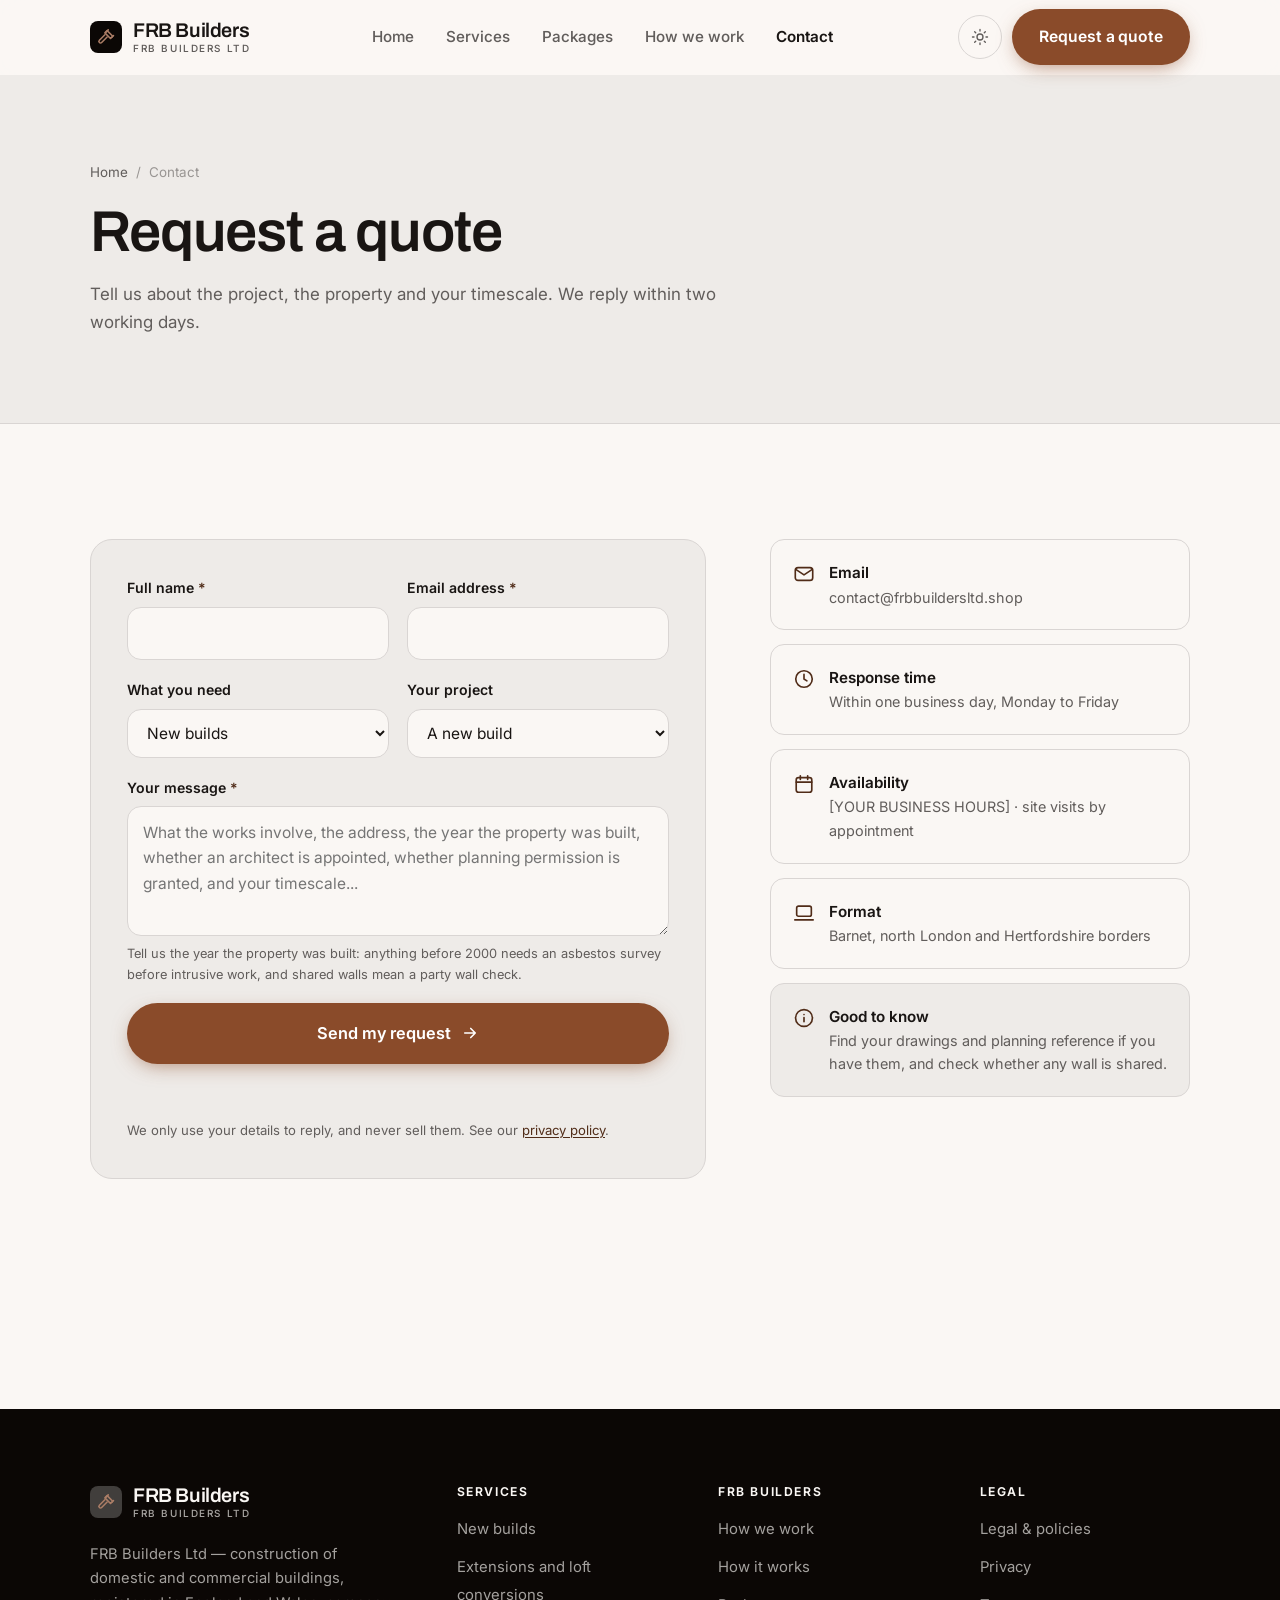
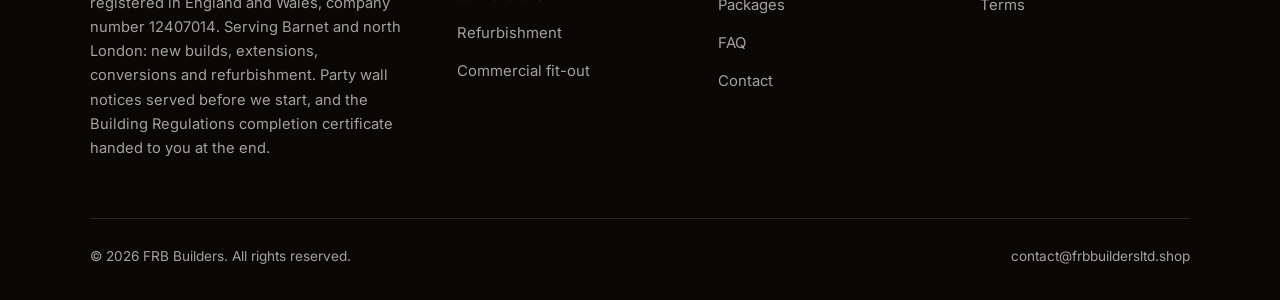
<file: contact.html>
<!DOCTYPE html>
<html lang="en" class="no-js">
<head>
<meta charset="utf-8">
<meta name="viewport" content="width=device-width, initial-scale=1">
<title>Contact — FRB Builders</title>
<meta name="description" content="Contact FRB Builders Ltd in Barnet for a quotation. We reply within two working days.">
<link rel="canonical" href="https://frbbuildersltd.shop/contact.html">

<meta property="og:type" content="website">
<meta property="og:url" content="https://frbbuildersltd.shop/contact.html">
<meta property="og:site_name" content="FRB Builders">
<meta property="og:locale" content="en_US">
<meta property="og:title" content="Contact — FRB Builders">
<meta property="og:description" content="Contact FRB Builders Ltd in Barnet for a quotation. We reply within two working days.">
<meta name="theme-color" content="#0b0705">

<link rel="icon" href="assets/img/favicon.svg" type="image/svg+xml">
<link rel="preconnect" href="https://fonts.googleapis.com">
<link rel="preconnect" href="https://fonts.gstatic.com" crossorigin>
<link rel="stylesheet" href="https://fonts.googleapis.com/css2?family=Archivo:wght@400;500;600;700&family=Inter:wght@400..700&display=swap">
<link rel="stylesheet" href="assets/css/style.css">

<!-- Thème appliqué avant le premier rendu (évite le flash) -->
<script>
document.documentElement.classList.remove('no-js');
(function(){try{var t=localStorage.getItem('site-theme');if(t){document.documentElement.setAttribute('data-theme',t);}}catch(e){}})();
</script>
</head>

<body>
<a class="skip-link" href="#main">Skip to main content</a>

<header class="site-header">
  <nav class="wrap nav" aria-label="Main navigation">
    <a class="brand" href="index.html">
      <svg class="brand__mark" viewBox="0 0 64 64" aria-hidden="true">
        <rect class="bm-bg" width="64" height="64" rx="16"/>
        <g class="bm-ic" transform="translate(14 14) scale(1.5)" fill="none" stroke-width="2.1" stroke-linecap="round" stroke-linejoin="round"><path d="M13.5 3.5 21 11l-3 3-7.5-7.5z"/><path d="M10.5 9 3.2 16.3a2.1 2.1 0 0 0 3 3L13.5 12"/><path d="M15 2.5 12 5.5M19.5 12.5 22 10"/></g>
      </svg>
      <span>FRB Builders<span class="brand__sub">FRB BUILDERS LTD</span></span>
    </a>

    <ul class="nav__links" id="nav-links">
      <li><a href="index.html">Home</a></li>
      <li><a href="programs.html">Services</a></li>
      <li><a href="index.html#pricing">Packages</a></li>
      <li><a href="about.html">How we work</a></li>
      <li><a href="contact.html" aria-current="page">Contact</a></li>
      <li><a class="btn btn--primary" href="contact.html">Request a quote</a></li>
    </ul>

    <div class="nav__cta">
      <button class="theme-toggle" type="button" aria-label="Switch to dark theme">
        <svg class="icon-sun" viewBox="0 0 24 24" fill="none" stroke="currentColor" stroke-width="1.8" stroke-linecap="round" aria-hidden="true"><circle cx="12" cy="12" r="4"/><path d="M12 2v2m0 16v2M2 12h2m16 0h2M4.9 4.9l1.4 1.4m11.4 11.4 1.4 1.4M19.1 4.9l-1.4 1.4M6.3 17.7l-1.4 1.4"/></svg>
        <svg class="icon-moon" viewBox="0 0 24 24" fill="none" stroke="currentColor" stroke-width="1.8" stroke-linecap="round" stroke-linejoin="round" aria-hidden="true"><path d="M21 12.8A9 9 0 1 1 11.2 3a7 7 0 0 0 9.8 9.8z"/></svg>
      </button>
      <a class="btn btn--primary" href="contact.html">Request a quote</a>
      <button class="nav__toggle" type="button" aria-expanded="false" aria-controls="nav-links" aria-label="Open menu">
        <svg class="icon-open" viewBox="0 0 24 24" fill="none" stroke="currentColor" stroke-width="2" stroke-linecap="round" aria-hidden="true"><path d="M3 6h18M3 12h18M3 18h18"/></svg>
        <svg class="icon-close" viewBox="0 0 24 24" fill="none" stroke="currentColor" stroke-width="2" stroke-linecap="round" aria-hidden="true"><path d="M6 6l12 12M18 6L6 18"/></svg>
      </button>
    </div>
  </nav>
</header>

<main id="main">

<section class="page-head">
  <div class="wrap">
    <nav class="breadcrumb" aria-label="Breadcrumb">
      <a href="index.html">Home</a><span>/</span><span aria-current="page">Contact</span>
    </nav>
    <h1>Request a quote</h1>
    <p>Tell us about the project, the property and your timescale. We reply within two working days.</p>
  </div>
</section>

<section class="section wrap">
  <div class="form-layout">

    <!--
      FORM: the action attribute holds a placeholder id. Create a free form at
      https://formspree.io and replace VOTRE_ID_FORMSPREE. Until then, the button
      opens the visitor's email app with a pre-filled message to contact@frbbuildersltd.shop.
    -->
    <form class="form" id="contact-form" action="https://formspree.io/f/VOTRE_ID_FORMSPREE" method="POST"
          data-email="contact@frbbuildersltd.shop" data-subject="Project enquiry"
          data-msg-mail="Your email app will open with the message ready to send." data-msg-sending="Sending…"
          data-msg-ok="Thanks! Your message is on its way. We reply within one business day." data-msg-err="Sending failed. Please email us directly at">
      <div class="form__row">
        <div class="field">
          <label for="nom">Full name <span class="req" aria-hidden="true">*</span></label>
          <input type="text" id="nom" name="nom" autocomplete="name" required>
        </div>
        <div class="field">
          <label for="email">Email address <span class="req" aria-hidden="true">*</span></label>
          <input type="email" id="email" name="email" autocomplete="email" required>
        </div>
      </div>

      <div class="form__row">
        <div class="field">
          <label for="programme">What you need</label>
          <select id="programme" name="programme">
            <option>New builds</option>
            <option>Extensions and loft conversions</option>
            <option>Refurbishment</option>
            <option>Commercial fit-out</option>
            <option>Not sure yet</option>
          </select>
        </div>
        <div class="field">
          <label for="niveau">Your project</label>
          <select id="niveau" name="niveau">
            <option>A new build</option>
            <option>An extension or loft</option>
            <option>Refurbishment</option>
            <option>Commercial fit-out</option>
          </select>
        </div>
      </div>

      <div class="field">
        <label for="message">Your message <span class="req" aria-hidden="true">*</span></label>
        <textarea id="message" name="message" required placeholder="What the works involve, the address, the year the property was built, whether an architect is appointed, whether planning permission is granted, and your timescale..."></textarea>
        <span class="field__hint">Tell us the year the property was built: anything before 2000 needs an asbestos survey before intrusive work, and shared walls mean a party wall check.</span>
      </div>

      <!-- Bot trap: hidden from humans -->
      <div class="visually-hidden" aria-hidden="true">
        <label for="site-web">Leave this field empty</label>
        <input type="text" id="site-web" name="_gotcha" tabindex="-1" autocomplete="off">
      </div>

      <button class="btn btn--primary btn--lg" type="submit">Send my request <svg viewBox="0 0 24 24" fill="none" stroke="currentColor" stroke-width="2.2" stroke-linecap="round" stroke-linejoin="round" aria-hidden="true"><path d="M5 12h14M13 6l6 6-6 6"/></svg></button>

      <p id="form-status" class="form__status" role="status" aria-live="polite"></p>

      <p class="form__note">
        We only use your details to reply, and never sell them. See our <a href="legal.html#privacy">privacy policy</a>.
      </p>
    </form>

    <aside class="contact-aside">
      <div class="contact-card">
        <svg viewBox="0 0 24 24" fill="none" stroke="currentColor" stroke-width="1.8" stroke-linecap="round" stroke-linejoin="round" aria-hidden="true"><rect x="2.5" y="5" width="19" height="14" rx="3"/><path d="M3 7l9 6 9-6"/></svg>
        <div><b>Email</b><a href="mailto:contact@frbbuildersltd.shop">contact@frbbuildersltd.shop</a></div>
      </div>
      <div class="contact-card">
        <svg viewBox="0 0 24 24" fill="none" stroke="currentColor" stroke-width="1.8" stroke-linecap="round" stroke-linejoin="round" aria-hidden="true"><circle cx="12" cy="12" r="9"/><path d="M12 7v5l3.2 2"/></svg>
        <div><b>Response time</b><span>Within one business day, Monday to Friday</span></div>
      </div>
      <div class="contact-card">
        <svg viewBox="0 0 24 24" fill="none" stroke="currentColor" stroke-width="1.8" stroke-linecap="round" stroke-linejoin="round" aria-hidden="true"><rect x="3.5" y="5" width="17" height="16" rx="2.5"/><path d="M8 3v4M16 3v4M3.5 10h17"/></svg>
        <div><b>Availability</b><span>[YOUR BUSINESS HOURS] · site visits by appointment</span></div>
      </div>
      <div class="contact-card">
        <svg viewBox="0 0 24 24" fill="none" stroke="currentColor" stroke-width="1.8" stroke-linecap="round" stroke-linejoin="round" aria-hidden="true"><rect x="4" y="4.5" width="16" height="11" rx="2"/><path d="M2 19.5h20"/></svg>
        <div><b>Format</b><span>Barnet, north London and Hertfordshire borders</span></div>
      </div>
      <div class="contact-card contact-card--soft">
        <svg viewBox="0 0 24 24" fill="none" stroke="currentColor" stroke-width="1.8" stroke-linecap="round" stroke-linejoin="round" aria-hidden="true"><circle cx="12" cy="12" r="9.2"/><path d="M12 16v-4.5M12 8.2v.1"/></svg>
        <div><b>Good to know</b><span>Find your drawings and planning reference if you have them, and check whether any wall is shared.</span></div>
      </div>
    </aside>

  </div>
</section>

</main>

<footer class="site-footer">
  <div class="wrap">
    <div class="footer__grid">
      <div class="footer__brand">
        <a class="brand" href="index.html">
          <svg class="brand__mark" viewBox="0 0 64 64" aria-hidden="true">
        <rect class="bm-bg" width="64" height="64" rx="16"/>
        <g class="bm-ic" transform="translate(14 14) scale(1.5)" fill="none" stroke-width="2.1" stroke-linecap="round" stroke-linejoin="round"><path d="M13.5 3.5 21 11l-3 3-7.5-7.5z"/><path d="M10.5 9 3.2 16.3a2.1 2.1 0 0 0 3 3L13.5 12"/><path d="M15 2.5 12 5.5M19.5 12.5 22 10"/></g>
      </svg>
          <span>FRB Builders<span class="brand__sub">FRB BUILDERS LTD</span></span>
        </a>
        <p>FRB Builders Ltd — construction of domestic and commercial buildings, registered in England and Wales, company number 12407014. Serving Barnet and north London: new builds, extensions, conversions and refurbishment. Party wall notices served before we start, and the Building Regulations completion certificate handed to you at the end.</p>
      </div>

      <div class="footer__col">
        <h4>Services</h4>
        <ul>
          <li><a href="programs.html#newbuild">New builds</a></li>
          <li><a href="programs.html#extensions">Extensions and loft conversions</a></li>
          <li><a href="programs.html#refurb">Refurbishment</a></li>
          <li><a href="programs.html#commercial">Commercial fit-out</a></li>
        </ul>
      </div>

      <div class="footer__col">
        <h4>FRB Builders</h4>
        <ul>
          <li><a href="about.html">How we work</a></li>
          <li><a href="index.html#how-it-works">How it works</a></li>
          <li><a href="index.html#pricing">Packages</a></li>
          <li><a href="index.html#faq">FAQ</a></li>
          <li><a href="contact.html">Contact</a></li>
        </ul>
      </div>

      <div class="footer__col">
        <h4>Legal</h4>
        <ul>
          <li><a href="legal.html">Legal &amp; policies</a></li>
          <li><a href="legal.html#privacy">Privacy</a></li>
          <li><a href="legal.html#terms">Terms</a></li>
        </ul>
      </div>
    </div>

    <div class="footer__bottom">
      <p>© <span data-year>2026</span> FRB Builders. All rights reserved.</p>
      <p><a href="mailto:contact@frbbuildersltd.shop">contact@frbbuildersltd.shop</a></p>
    </div>
  </div>
</footer>

<script src="assets/js/main.js" defer></script>
</body>
</html>
</file>
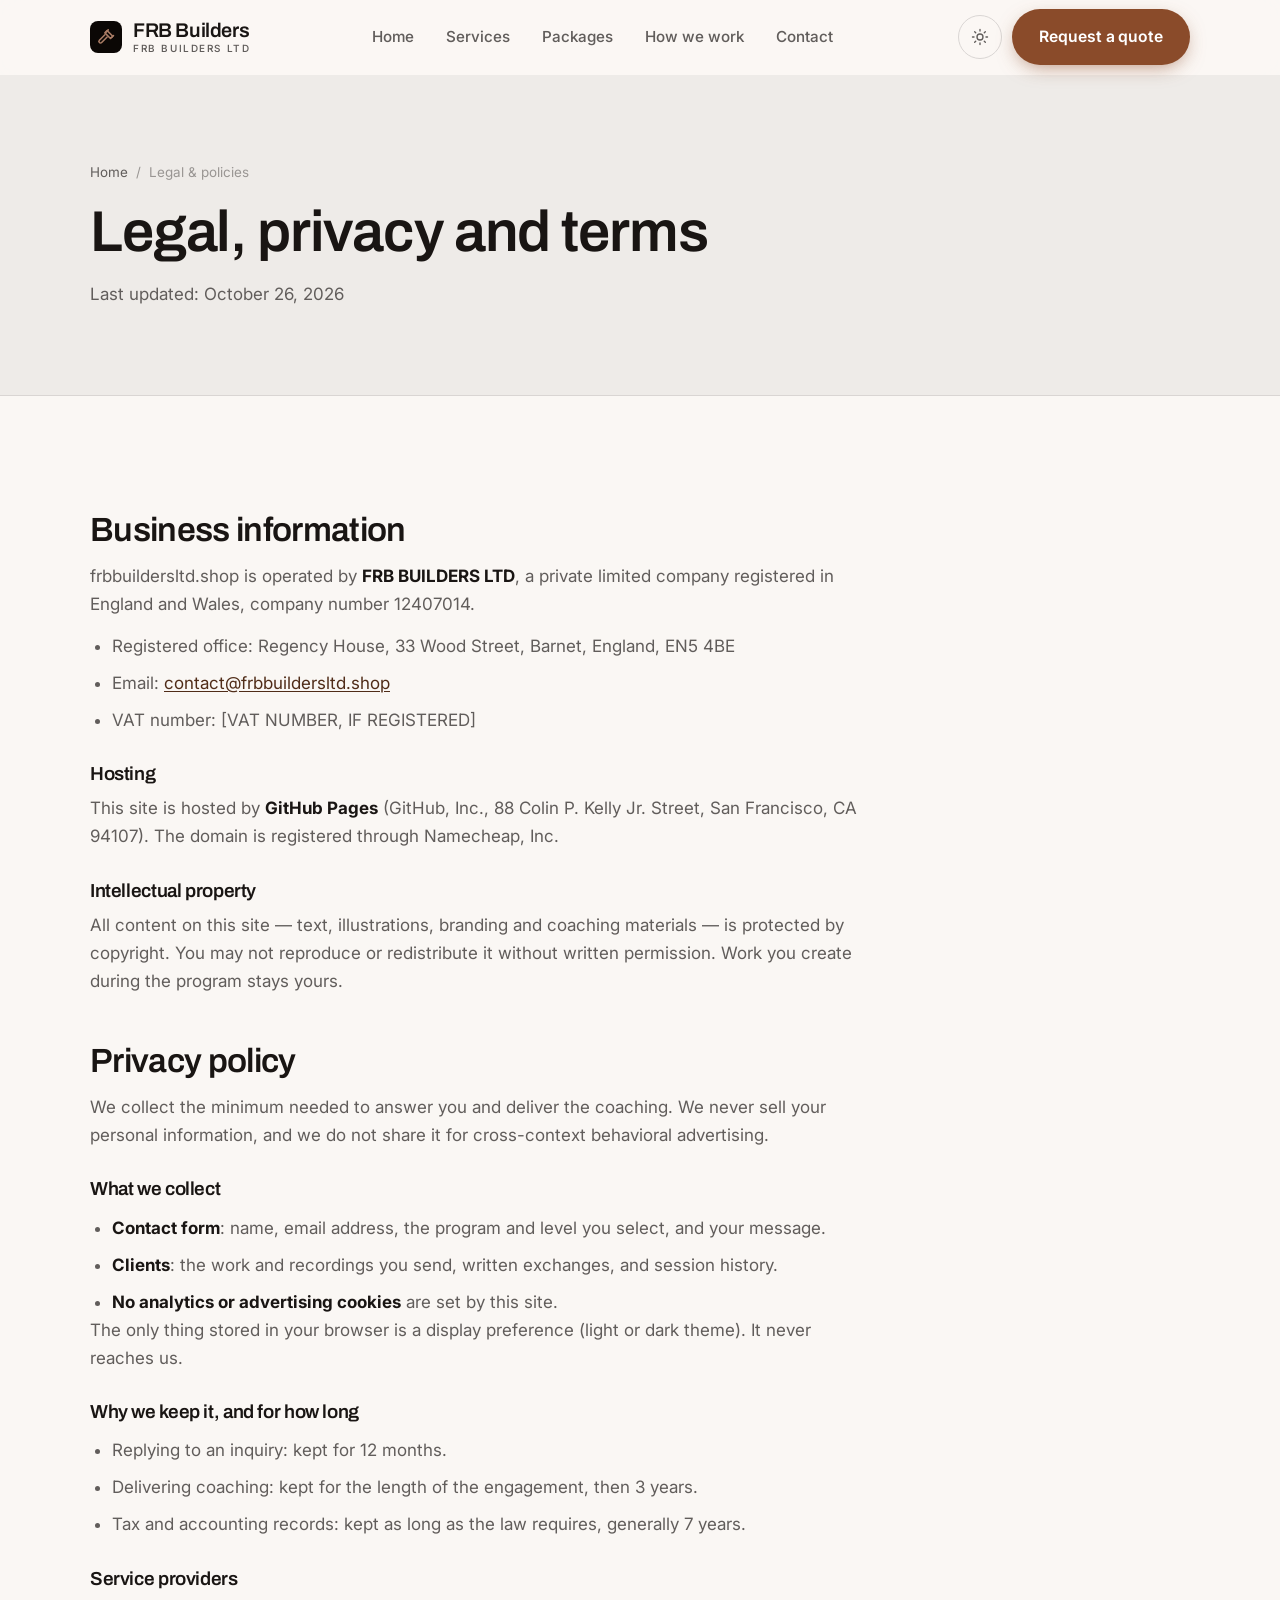
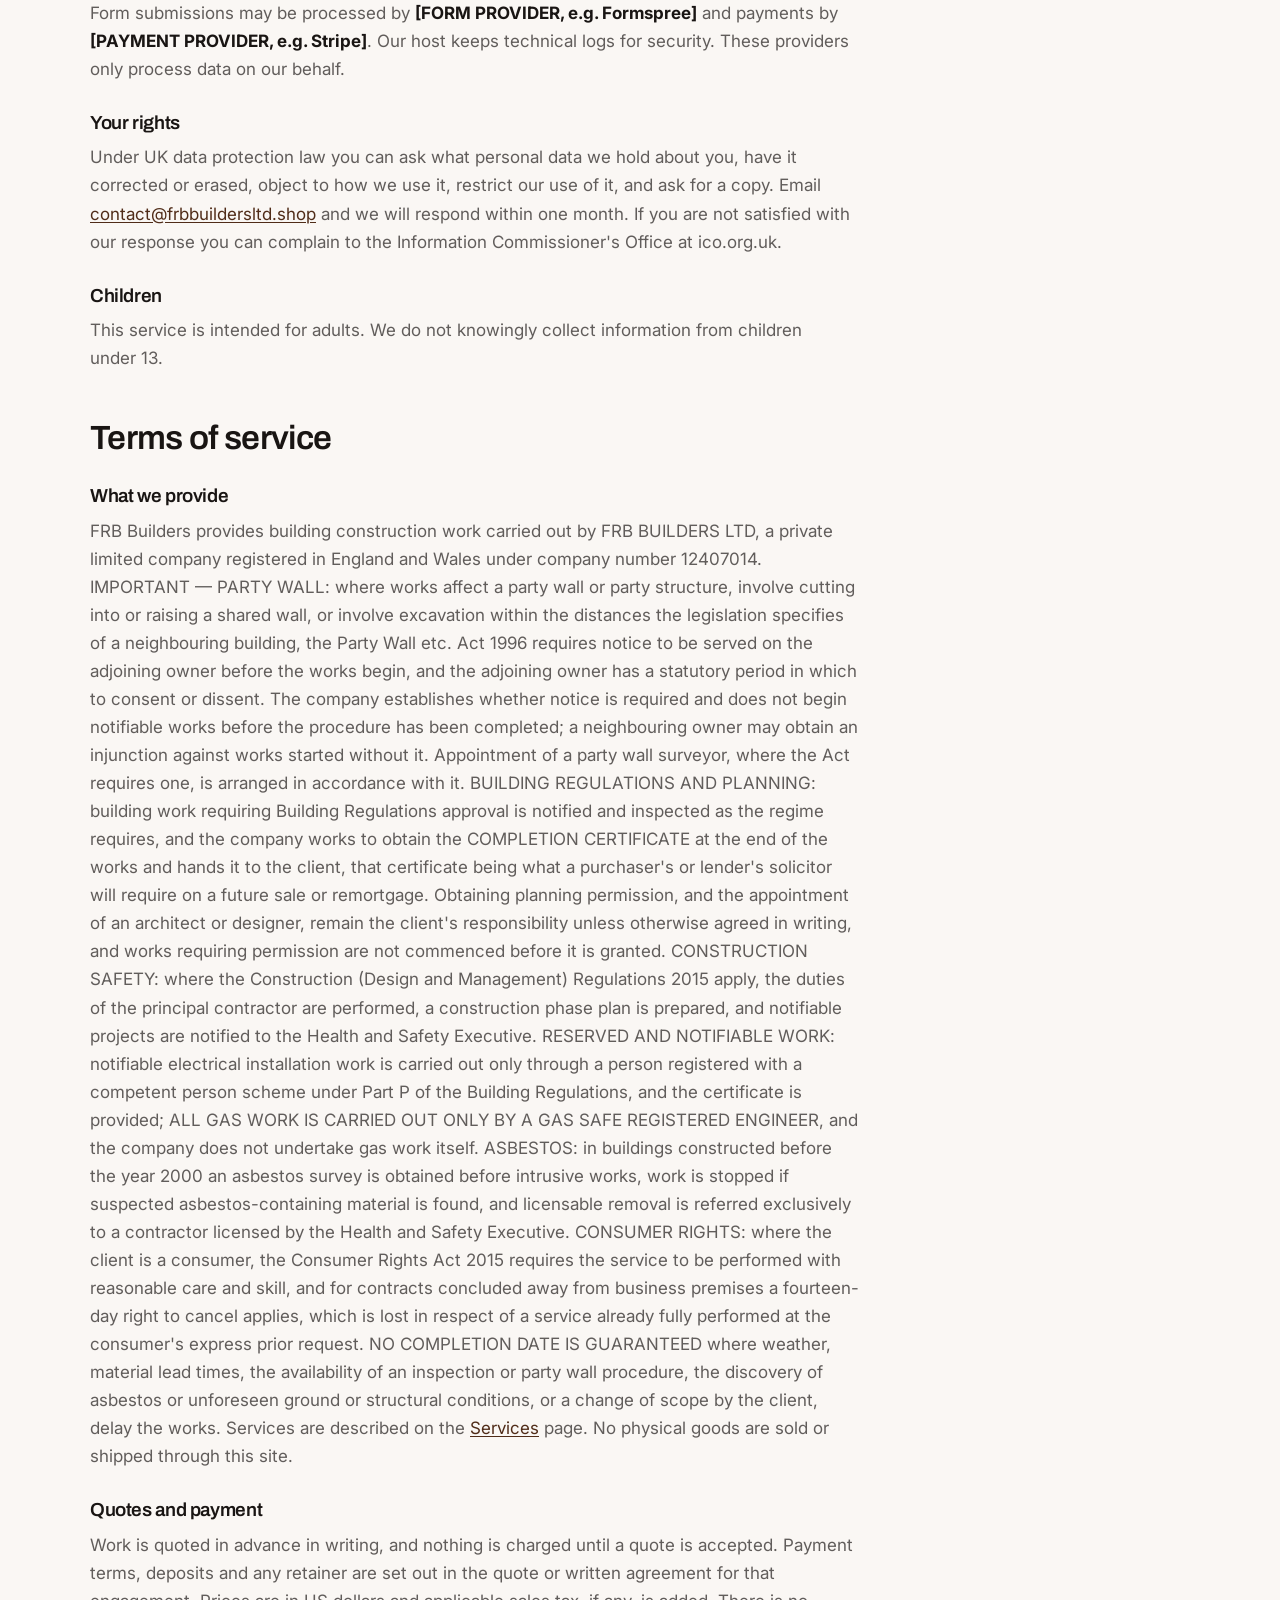
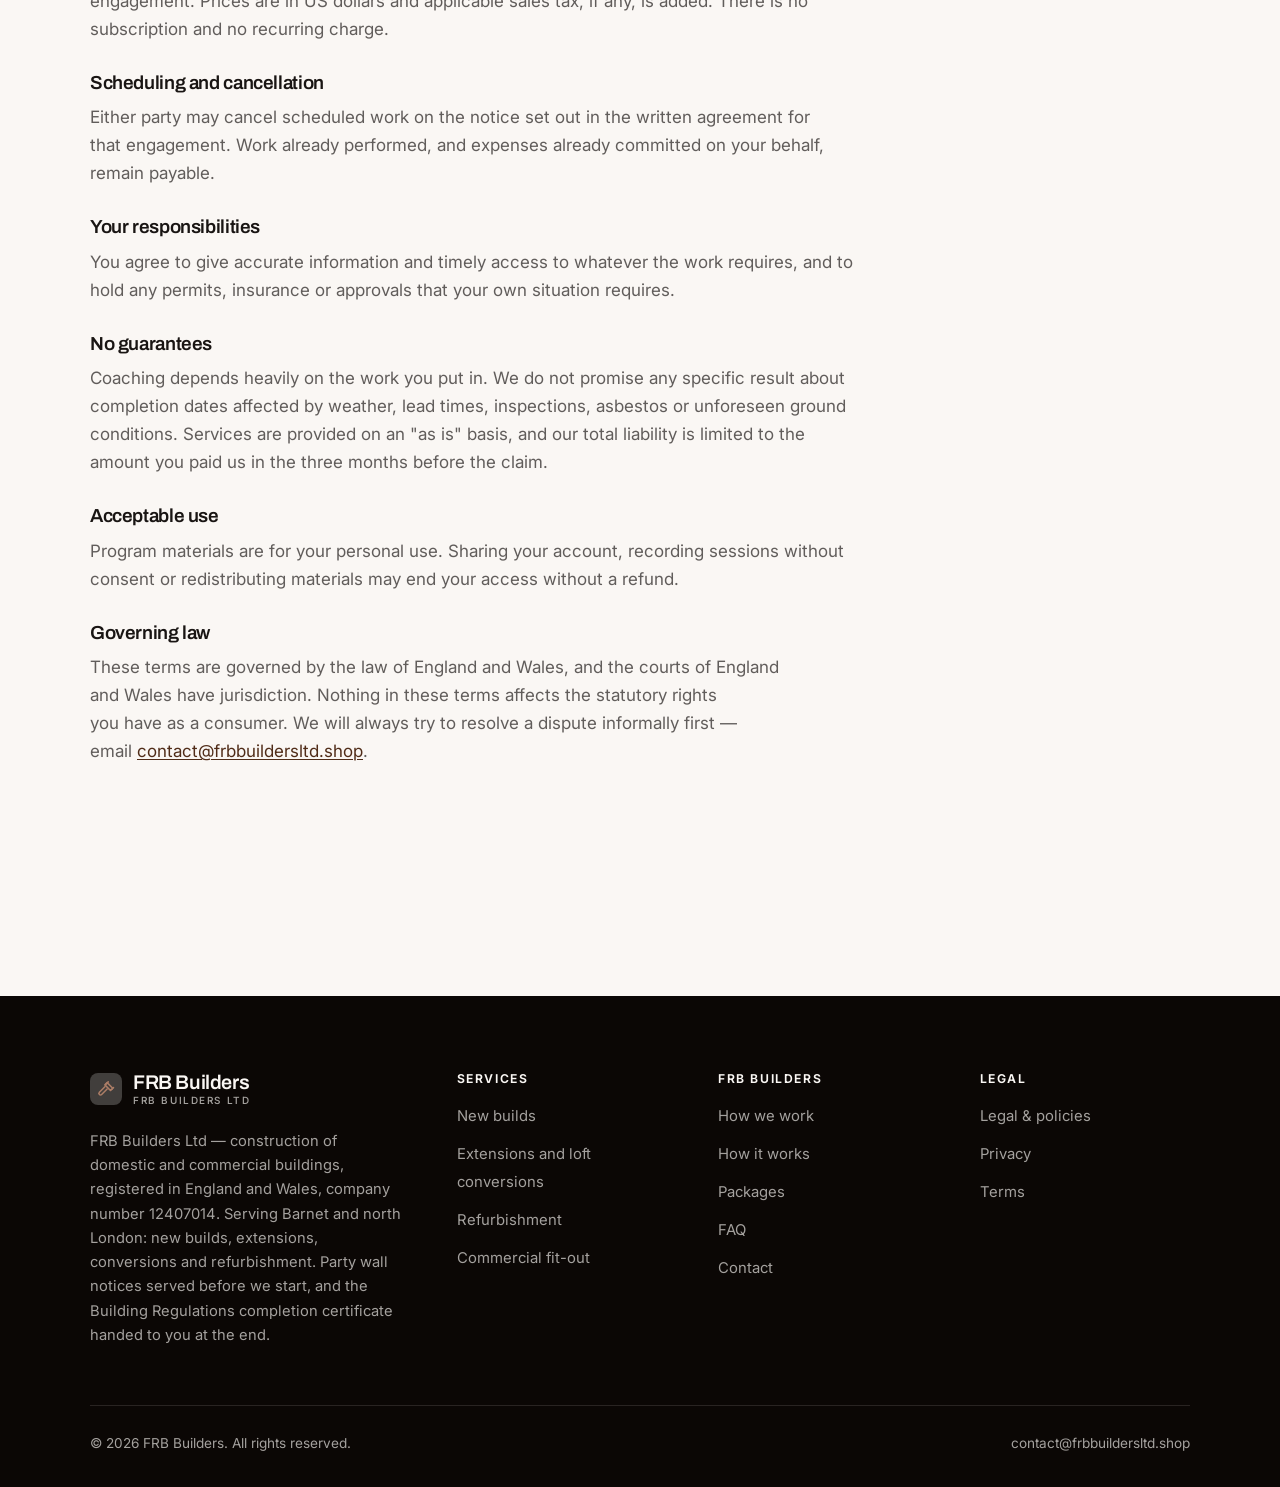
<file: legal.html>
<!DOCTYPE html>
<html lang="en" class="no-js">
<head>
<meta charset="utf-8">
<meta name="viewport" content="width=device-width, initial-scale=1">
<title>Legal, privacy and terms — FRB Builders</title>
<meta name="description" content="Business information, privacy policy and terms of service for FRB Builders.">
<meta name="robots" content="noindex">

<meta property="og:type" content="website">
<meta property="og:url" content="https://frbbuildersltd.shop/legal.html">
<meta property="og:site_name" content="FRB Builders">
<meta property="og:locale" content="en_US">
<meta property="og:title" content="Legal, privacy and terms — FRB Builders">
<meta property="og:description" content="Business information, privacy policy and terms of service for FRB Builders.">
<meta name="theme-color" content="#0b0705">

<link rel="icon" href="assets/img/favicon.svg" type="image/svg+xml">
<link rel="preconnect" href="https://fonts.googleapis.com">
<link rel="preconnect" href="https://fonts.gstatic.com" crossorigin>
<link rel="stylesheet" href="https://fonts.googleapis.com/css2?family=Archivo:wght@400;500;600;700&family=Inter:wght@400..700&display=swap">
<link rel="stylesheet" href="assets/css/style.css">

<!-- Thème appliqué avant le premier rendu (évite le flash) -->
<script>
document.documentElement.classList.remove('no-js');
(function(){try{var t=localStorage.getItem('site-theme');if(t){document.documentElement.setAttribute('data-theme',t);}}catch(e){}})();
</script>
</head>

<body>
<a class="skip-link" href="#main">Skip to main content</a>

<header class="site-header">
  <nav class="wrap nav" aria-label="Main navigation">
    <a class="brand" href="index.html">
      <svg class="brand__mark" viewBox="0 0 64 64" aria-hidden="true">
        <rect class="bm-bg" width="64" height="64" rx="16"/>
        <g class="bm-ic" transform="translate(14 14) scale(1.5)" fill="none" stroke-width="2.1" stroke-linecap="round" stroke-linejoin="round"><path d="M13.5 3.5 21 11l-3 3-7.5-7.5z"/><path d="M10.5 9 3.2 16.3a2.1 2.1 0 0 0 3 3L13.5 12"/><path d="M15 2.5 12 5.5M19.5 12.5 22 10"/></g>
      </svg>
      <span>FRB Builders<span class="brand__sub">FRB BUILDERS LTD</span></span>
    </a>

    <ul class="nav__links" id="nav-links">
      <li><a href="index.html">Home</a></li>
      <li><a href="programs.html">Services</a></li>
      <li><a href="index.html#pricing">Packages</a></li>
      <li><a href="about.html">How we work</a></li>
      <li><a href="contact.html">Contact</a></li>
      <li><a class="btn btn--primary" href="contact.html">Request a quote</a></li>
    </ul>

    <div class="nav__cta">
      <button class="theme-toggle" type="button" aria-label="Switch to dark theme">
        <svg class="icon-sun" viewBox="0 0 24 24" fill="none" stroke="currentColor" stroke-width="1.8" stroke-linecap="round" aria-hidden="true"><circle cx="12" cy="12" r="4"/><path d="M12 2v2m0 16v2M2 12h2m16 0h2M4.9 4.9l1.4 1.4m11.4 11.4 1.4 1.4M19.1 4.9l-1.4 1.4M6.3 17.7l-1.4 1.4"/></svg>
        <svg class="icon-moon" viewBox="0 0 24 24" fill="none" stroke="currentColor" stroke-width="1.8" stroke-linecap="round" stroke-linejoin="round" aria-hidden="true"><path d="M21 12.8A9 9 0 1 1 11.2 3a7 7 0 0 0 9.8 9.8z"/></svg>
      </button>
      <a class="btn btn--primary" href="contact.html">Request a quote</a>
      <button class="nav__toggle" type="button" aria-expanded="false" aria-controls="nav-links" aria-label="Open menu">
        <svg class="icon-open" viewBox="0 0 24 24" fill="none" stroke="currentColor" stroke-width="2" stroke-linecap="round" aria-hidden="true"><path d="M3 6h18M3 12h18M3 18h18"/></svg>
        <svg class="icon-close" viewBox="0 0 24 24" fill="none" stroke="currentColor" stroke-width="2" stroke-linecap="round" aria-hidden="true"><path d="M6 6l12 12M18 6L6 18"/></svg>
      </button>
    </div>
  </nav>
</header>

<main id="main">

<section class="page-head">
  <div class="wrap">
    <nav class="breadcrumb" aria-label="Breadcrumb">
      <a href="index.html">Home</a><span>/</span><span aria-current="page">Legal &amp; policies</span>
    </nav>
    <h1>Legal, privacy and terms</h1>
    <p>Last updated: <time datetime="2026-10-26">October 26, 2026</time></p>
  </div>
</section>

<section class="section wrap">
  <div class="prose">

    <!--
      TO DO: this is a skeleton, not legal advice. Replace every [BRACKET] with
      your real details before selling, and have a lawyer review it if you can.
      Consumer protection rules differ by state.
    -->

    <h2 id="business">Business information</h2>
    <p>
      frbbuildersltd.shop is operated by <strong>FRB BUILDERS LTD</strong>, a private limited
      company registered in England and Wales, company number 12407014.
    </p>
    <ul>
      <li>Registered office: Regency House, 33 Wood Street, Barnet, England, EN5 4BE</li>
      <li>Email: <a href="mailto:contact@frbbuildersltd.shop">contact@frbbuildersltd.shop</a></li>
      <li>VAT number: [VAT NUMBER, IF REGISTERED]</li>
    </ul>

    <h3>Hosting</h3>
    <p>
      This site is hosted by <strong>GitHub Pages</strong> (GitHub, Inc., 88 Colin P. Kelly Jr. Street,
      San Francisco, CA 94107). The domain is registered through Namecheap, Inc.
    </p>

    <h3>Intellectual property</h3>
    <p>
      All content on this site — text, illustrations, branding and coaching materials — is protected by
      copyright. You may not reproduce or redistribute it without written permission. Work you create during
      the program stays yours.
    </p>

    <h2 id="privacy">Privacy policy</h2>
    <p>
      We collect the minimum needed to answer you and deliver the coaching. We never sell your personal
      information, and we do not share it for cross-context behavioral advertising.
    </p>
    <h3>What we collect</h3>
    <ul>
      <li><strong>Contact form</strong>: name, email address, the program and level you select, and your message.</li>
      <li><strong>Clients</strong>: the work and recordings you send, written exchanges, and session history.</li>
      <li><strong>No analytics or advertising cookies</strong> are set by this site.</li>
    </ul>
    <p>
      The only thing stored in your browser is a display preference (light or dark theme). It never reaches us.
    </p>
    <h3>Why we keep it, and for how long</h3>
    <ul>
      <li>Replying to an inquiry: kept for 12 months.</li>
      <li>Delivering coaching: kept for the length of the engagement, then 3 years.</li>
      <li>Tax and accounting records: kept as long as the law requires, generally 7 years.</li>
    </ul>
    <h3>Service providers</h3>
    <p>
      Form submissions may be processed by <strong>[FORM PROVIDER, e.g. Formspree]</strong> and payments by
      <strong>[PAYMENT PROVIDER, e.g. Stripe]</strong>. Our host keeps technical logs for security. These
      providers only process data on our behalf.
    </p>
    <h3>Your rights</h3>
    <p>
      Under UK data protection law you can ask what personal data we hold about you, have it corrected or
      erased, object to how we use it, restrict our use of it, and ask for a copy. Email
      <a href="mailto:contact@frbbuildersltd.shop">contact@frbbuildersltd.shop</a> and we will respond within one month. If you are not satisfied with
      our response you can complain to the Information Commissioner's Office at ico.org.uk.
    </p>
    <h3>Children</h3>
    <p>
      This service is intended for adults. We do not knowingly collect information from children under 13.
    </p>

    <h2 id="terms">Terms of service</h2>
    <h3>What we provide</h3>
    <p>
      FRB Builders provides building construction work carried out by FRB BUILDERS LTD, a private limited company registered in England and Wales under company number 12407014. IMPORTANT — PARTY WALL: where works affect a party wall or party structure, involve cutting into or raising a shared wall, or involve excavation within the distances the legislation specifies of a neighbouring building, the Party Wall etc. Act 1996 requires notice to be served on the adjoining owner before the works begin, and the adjoining owner has a statutory period in which to consent or dissent. The company establishes whether notice is required and does not begin notifiable works before the procedure has been completed; a neighbouring owner may obtain an injunction against works started without it. Appointment of a party wall surveyor, where the Act requires one, is arranged in accordance with it. BUILDING REGULATIONS AND PLANNING: building work requiring Building Regulations approval is notified and inspected as the regime requires, and the company works to obtain the COMPLETION CERTIFICATE at the end of the works and hands it to the client, that certificate being what a purchaser's or lender's solicitor will require on a future sale or remortgage. Obtaining planning permission, and the appointment of an architect or designer, remain the client's responsibility unless otherwise agreed in writing, and works requiring permission are not commenced before it is granted. CONSTRUCTION SAFETY: where the Construction (Design and Management) Regulations 2015 apply, the duties of the principal contractor are performed, a construction phase plan is prepared, and notifiable projects are notified to the Health and Safety Executive. RESERVED AND NOTIFIABLE WORK: notifiable electrical installation work is carried out only through a person registered with a competent person scheme under Part P of the Building Regulations, and the certificate is provided; ALL GAS WORK IS CARRIED OUT ONLY BY A GAS SAFE REGISTERED ENGINEER, and the company does not undertake gas work itself. ASBESTOS: in buildings constructed before the year 2000 an asbestos survey is obtained before intrusive works, work is stopped if suspected asbestos-containing material is found, and licensable removal is referred exclusively to a contractor licensed by the Health and Safety Executive. CONSUMER RIGHTS: where the client is a consumer, the Consumer Rights Act 2015 requires the service to be performed with reasonable care and skill, and for contracts concluded away from business premises a fourteen-day right to cancel applies, which is lost in respect of a service already fully performed at the consumer's express prior request. NO COMPLETION DATE IS GUARANTEED where weather, material lead times, the availability of an inspection or party wall procedure, the discovery of asbestos or unforeseen ground or structural conditions, or a change of scope by the client, delay the works. Services are described on the
      <a href="programs.html">Services</a> page. No physical goods are sold or shipped through this site.
    </p>
    <h3>Quotes and payment</h3>
    <p>
      Work is quoted in advance in writing, and nothing is charged until a quote is accepted. Payment terms,
      deposits and any retainer are set out in the quote or written agreement for that engagement. Prices are in
      US dollars and applicable sales tax, if any, is added. There is no subscription and no recurring charge.
    </p>
    <h3>Scheduling and cancellation</h3>
    <p>
      Either party may cancel scheduled work on the notice set out in the written agreement for that engagement.
      Work already performed, and expenses already committed on your behalf, remain payable.
    </p>
    <h3>Your responsibilities</h3>
    <p>
      You agree to give accurate information and timely access to whatever the work requires, and to hold any
      permits, insurance or approvals that your own situation requires.
    </p>

    <h3>No guarantees</h3>
    <p>
      Coaching depends heavily on the work you put in. We do not promise any specific result
      about completion dates affected by weather, lead times, inspections, asbestos or unforeseen ground conditions. Services are provided on an "as is" basis, and our total
      liability is limited to the amount you paid us in the three months before the claim.
    </p>
    <h3>Acceptable use</h3>
    <p>
      Program materials are for your personal use. Sharing your account, recording sessions without consent
      or redistributing materials may end your access without a refund.
    </p>
    <h3>Governing law</h3>
    <p>
      These terms are governed by the law of England and Wales, and the courts of England and Wales have
      jurisdiction. Nothing in these terms affects the statutory rights you have as a consumer. We will always
      try to resolve a dispute informally first — email <a href="mailto:contact@frbbuildersltd.shop">contact@frbbuildersltd.shop</a>.
    </p>

  </div>
</section>

</main>

<footer class="site-footer">
  <div class="wrap">
    <div class="footer__grid">
      <div class="footer__brand">
        <a class="brand" href="index.html">
          <svg class="brand__mark" viewBox="0 0 64 64" aria-hidden="true">
        <rect class="bm-bg" width="64" height="64" rx="16"/>
        <g class="bm-ic" transform="translate(14 14) scale(1.5)" fill="none" stroke-width="2.1" stroke-linecap="round" stroke-linejoin="round"><path d="M13.5 3.5 21 11l-3 3-7.5-7.5z"/><path d="M10.5 9 3.2 16.3a2.1 2.1 0 0 0 3 3L13.5 12"/><path d="M15 2.5 12 5.5M19.5 12.5 22 10"/></g>
      </svg>
          <span>FRB Builders<span class="brand__sub">FRB BUILDERS LTD</span></span>
        </a>
        <p>FRB Builders Ltd — construction of domestic and commercial buildings, registered in England and Wales, company number 12407014. Serving Barnet and north London: new builds, extensions, conversions and refurbishment. Party wall notices served before we start, and the Building Regulations completion certificate handed to you at the end.</p>
      </div>

      <div class="footer__col">
        <h4>Services</h4>
        <ul>
          <li><a href="programs.html#newbuild">New builds</a></li>
          <li><a href="programs.html#extensions">Extensions and loft conversions</a></li>
          <li><a href="programs.html#refurb">Refurbishment</a></li>
          <li><a href="programs.html#commercial">Commercial fit-out</a></li>
        </ul>
      </div>

      <div class="footer__col">
        <h4>FRB Builders</h4>
        <ul>
          <li><a href="about.html">How we work</a></li>
          <li><a href="index.html#how-it-works">How it works</a></li>
          <li><a href="index.html#pricing">Packages</a></li>
          <li><a href="index.html#faq">FAQ</a></li>
          <li><a href="contact.html">Contact</a></li>
        </ul>
      </div>

      <div class="footer__col">
        <h4>Legal</h4>
        <ul>
          <li><a href="legal.html">Legal &amp; policies</a></li>
          <li><a href="legal.html#privacy">Privacy</a></li>
          <li><a href="legal.html#terms">Terms</a></li>
        </ul>
      </div>
    </div>

    <div class="footer__bottom">
      <p>© <span data-year>2026</span> FRB Builders. All rights reserved.</p>
      <p><a href="mailto:contact@frbbuildersltd.shop">contact@frbbuildersltd.shop</a></p>
    </div>
  </div>
</footer>

<script src="assets/js/main.js" defer></script>
</body>
</html>
</file>
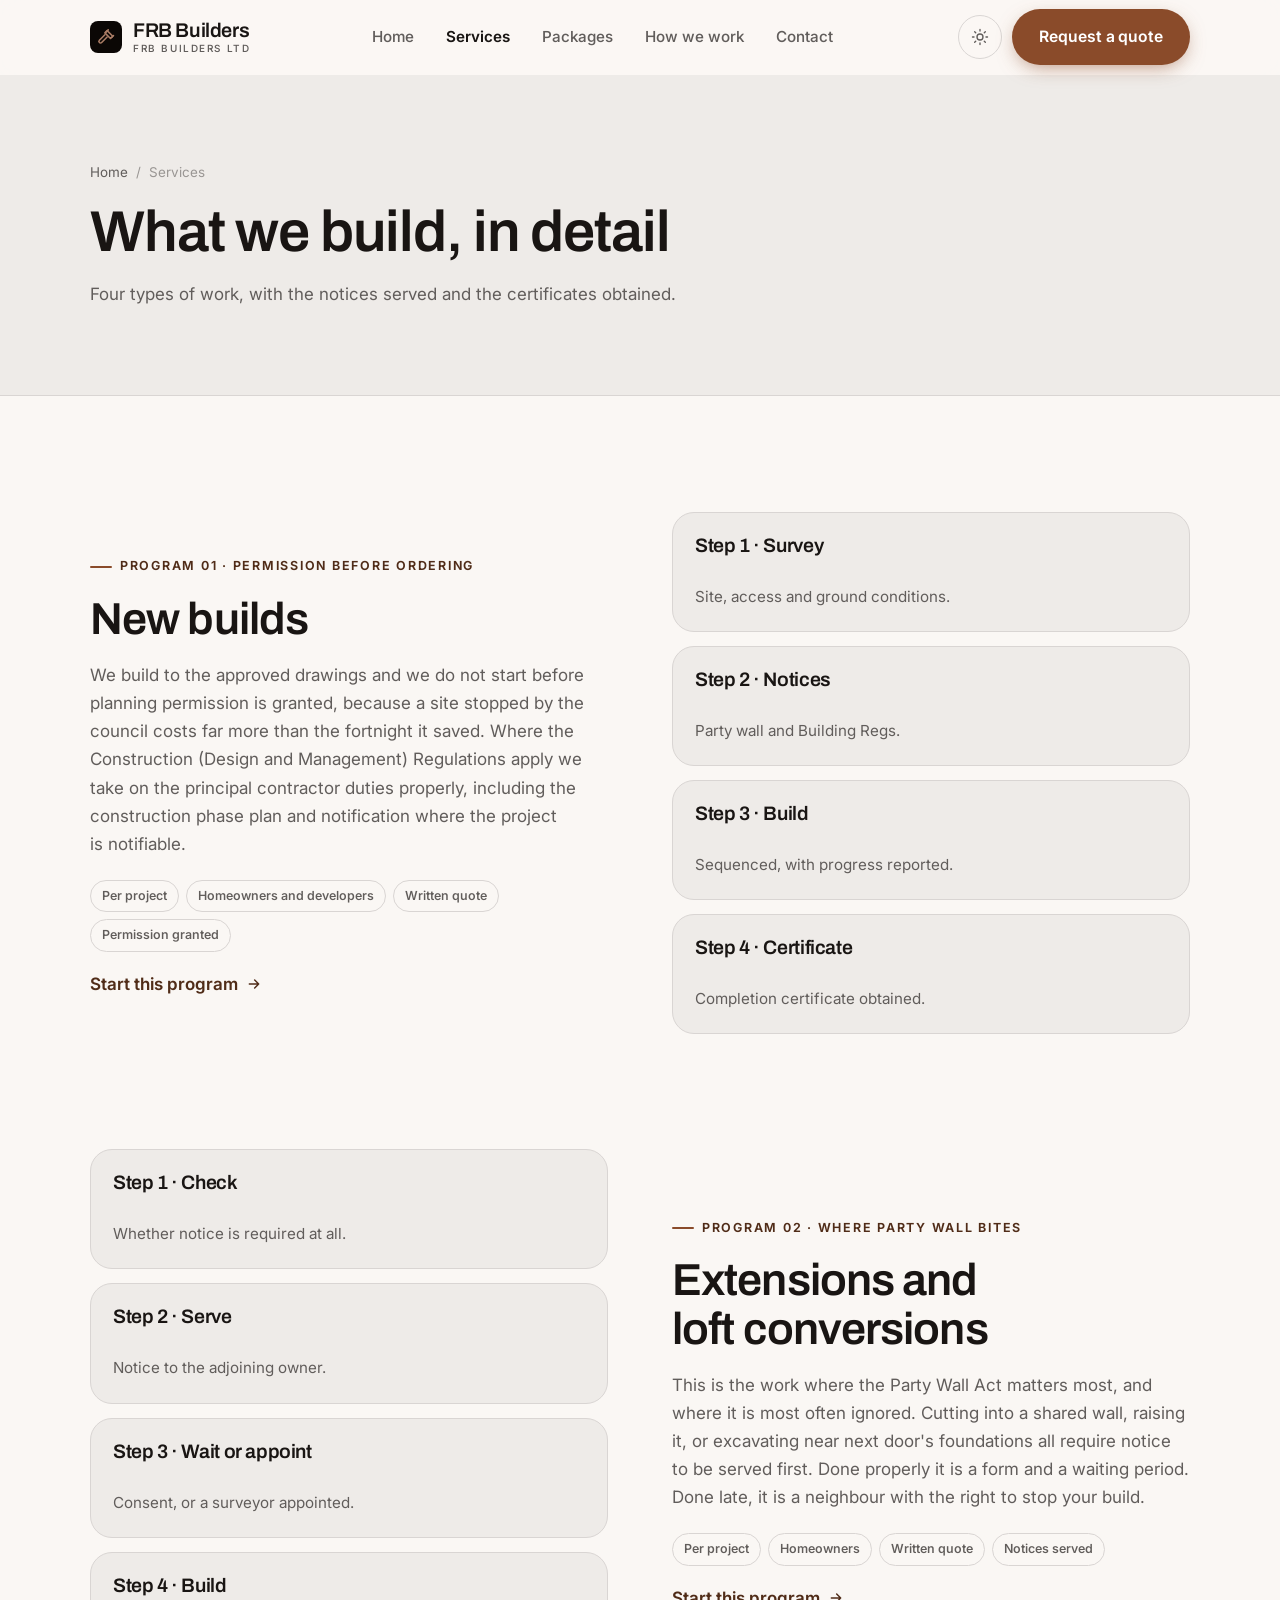
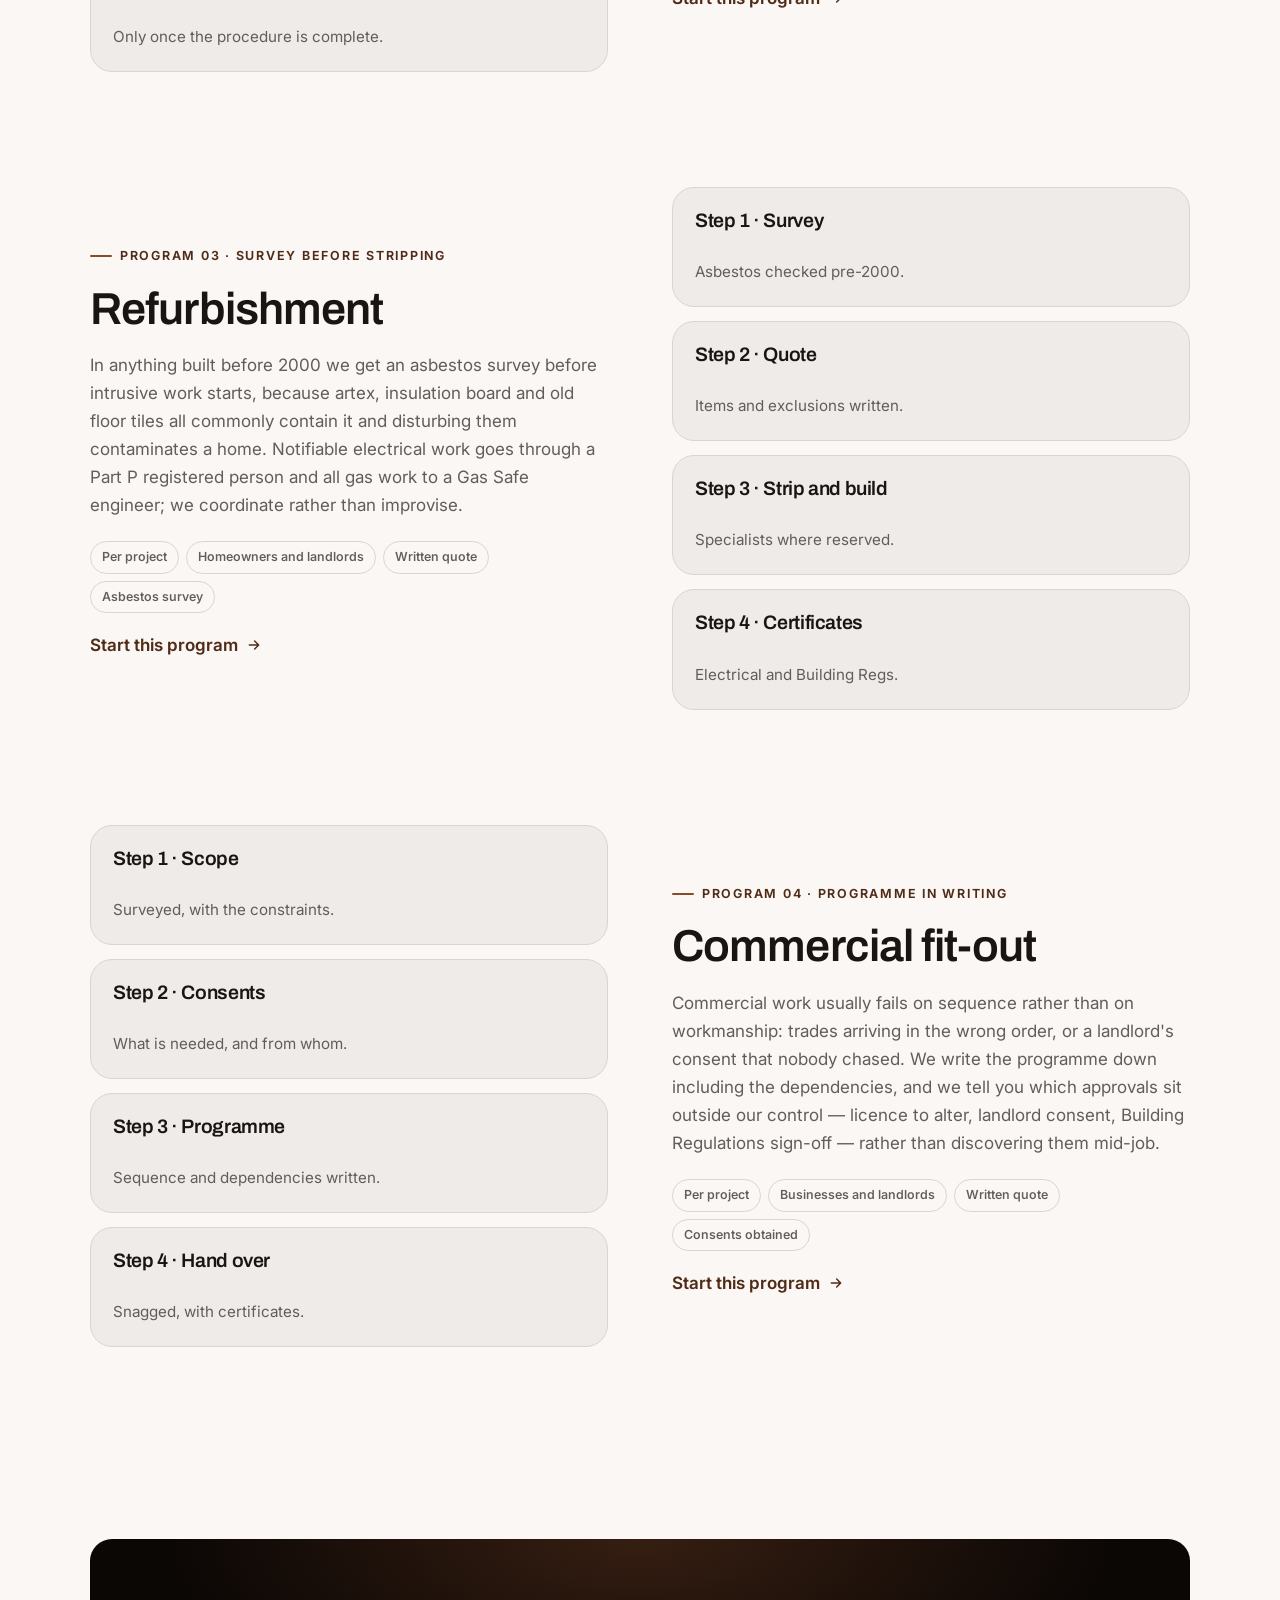
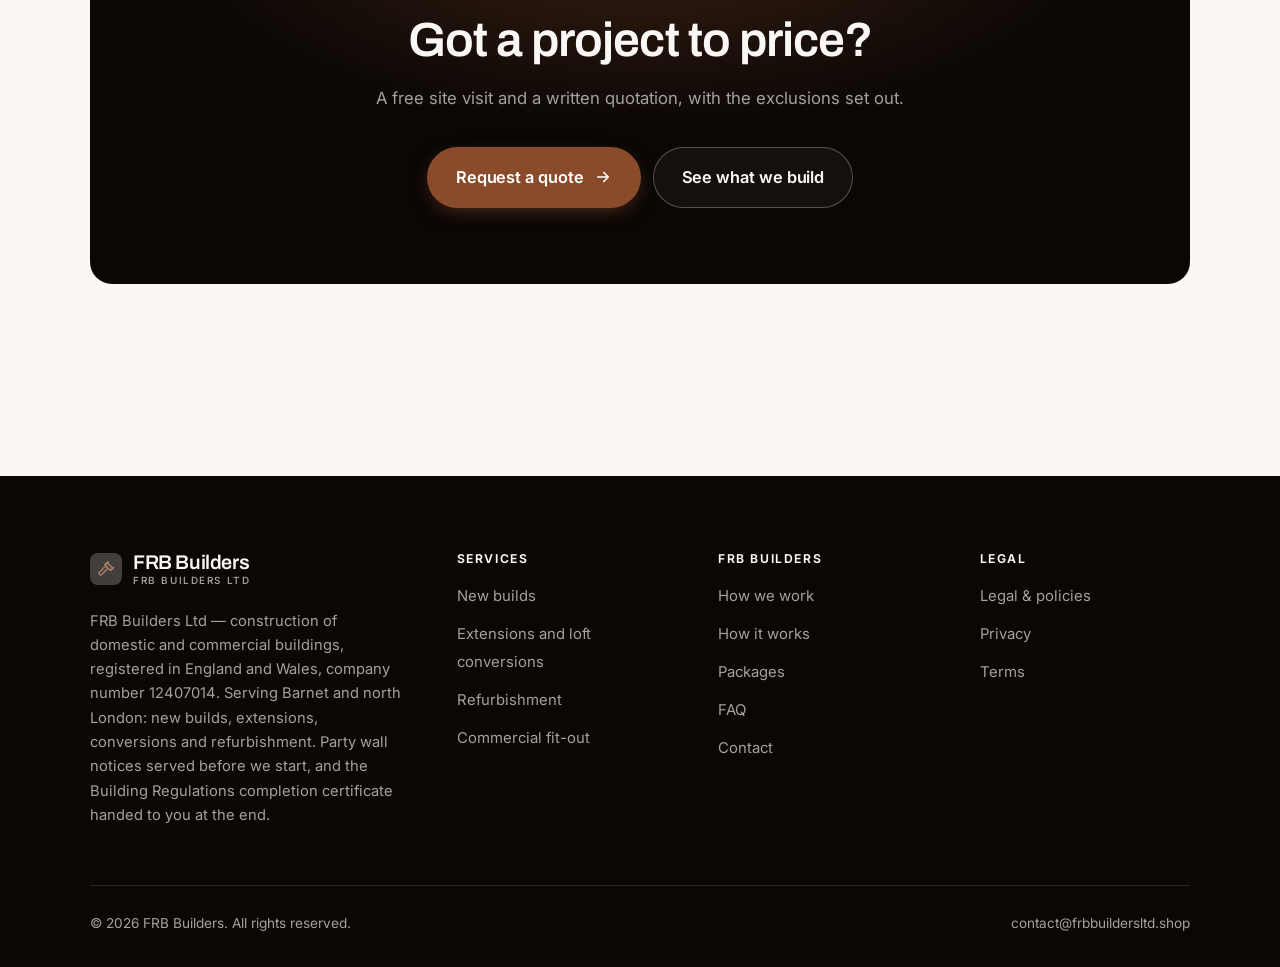
<file: programs.html>
<!DOCTYPE html>
<html lang="en" class="no-js">
<head>
<meta charset="utf-8">
<meta name="viewport" content="width=device-width, initial-scale=1">
<title>Services — FRB Builders</title>
<meta name="description" content="What FRB Builders Ltd builds: new builds, extensions and loft conversions, refurbishment, and commercial fit-out.">
<link rel="canonical" href="https://frbbuildersltd.shop/programs.html">

<meta property="og:type" content="website">
<meta property="og:url" content="https://frbbuildersltd.shop/programs.html">
<meta property="og:site_name" content="FRB Builders">
<meta property="og:locale" content="en_US">
<meta property="og:title" content="Services — FRB Builders">
<meta property="og:description" content="What FRB Builders Ltd builds: new builds, extensions and loft conversions, refurbishment, and commercial fit-out.">
<meta name="theme-color" content="#0b0705">

<link rel="icon" href="assets/img/favicon.svg" type="image/svg+xml">
<link rel="preconnect" href="https://fonts.googleapis.com">
<link rel="preconnect" href="https://fonts.gstatic.com" crossorigin>
<link rel="stylesheet" href="https://fonts.googleapis.com/css2?family=Archivo:wght@400;500;600;700&family=Inter:wght@400..700&display=swap">
<link rel="stylesheet" href="assets/css/style.css">

<!-- Thème appliqué avant le premier rendu (évite le flash) -->
<script>
document.documentElement.classList.remove('no-js');
(function(){try{var t=localStorage.getItem('site-theme');if(t){document.documentElement.setAttribute('data-theme',t);}}catch(e){}})();
</script>
</head>

<body>
<a class="skip-link" href="#main">Skip to main content</a>

<header class="site-header">
  <nav class="wrap nav" aria-label="Main navigation">
    <a class="brand" href="index.html">
      <svg class="brand__mark" viewBox="0 0 64 64" aria-hidden="true">
        <rect class="bm-bg" width="64" height="64" rx="16"/>
        <g class="bm-ic" transform="translate(14 14) scale(1.5)" fill="none" stroke-width="2.1" stroke-linecap="round" stroke-linejoin="round"><path d="M13.5 3.5 21 11l-3 3-7.5-7.5z"/><path d="M10.5 9 3.2 16.3a2.1 2.1 0 0 0 3 3L13.5 12"/><path d="M15 2.5 12 5.5M19.5 12.5 22 10"/></g>
      </svg>
      <span>FRB Builders<span class="brand__sub">FRB BUILDERS LTD</span></span>
    </a>

    <ul class="nav__links" id="nav-links">
      <li><a href="index.html">Home</a></li>
      <li><a href="programs.html" aria-current="page">Services</a></li>
      <li><a href="index.html#pricing">Packages</a></li>
      <li><a href="about.html">How we work</a></li>
      <li><a href="contact.html">Contact</a></li>
      <li><a class="btn btn--primary" href="contact.html">Request a quote</a></li>
    </ul>

    <div class="nav__cta">
      <button class="theme-toggle" type="button" aria-label="Switch to dark theme">
        <svg class="icon-sun" viewBox="0 0 24 24" fill="none" stroke="currentColor" stroke-width="1.8" stroke-linecap="round" aria-hidden="true"><circle cx="12" cy="12" r="4"/><path d="M12 2v2m0 16v2M2 12h2m16 0h2M4.9 4.9l1.4 1.4m11.4 11.4 1.4 1.4M19.1 4.9l-1.4 1.4M6.3 17.7l-1.4 1.4"/></svg>
        <svg class="icon-moon" viewBox="0 0 24 24" fill="none" stroke="currentColor" stroke-width="1.8" stroke-linecap="round" stroke-linejoin="round" aria-hidden="true"><path d="M21 12.8A9 9 0 1 1 11.2 3a7 7 0 0 0 9.8 9.8z"/></svg>
      </button>
      <a class="btn btn--primary" href="contact.html">Request a quote</a>
      <button class="nav__toggle" type="button" aria-expanded="false" aria-controls="nav-links" aria-label="Open menu">
        <svg class="icon-open" viewBox="0 0 24 24" fill="none" stroke="currentColor" stroke-width="2" stroke-linecap="round" aria-hidden="true"><path d="M3 6h18M3 12h18M3 18h18"/></svg>
        <svg class="icon-close" viewBox="0 0 24 24" fill="none" stroke="currentColor" stroke-width="2" stroke-linecap="round" aria-hidden="true"><path d="M6 6l12 12M18 6L6 18"/></svg>
      </button>
    </div>
  </nav>
</header>

<main id="main">

<section class="page-head">
  <div class="wrap">
    <nav class="breadcrumb" aria-label="Breadcrumb">
      <a href="index.html">Home</a><span>/</span><span aria-current="page">Services</span>
    </nav>
    <h1>What we build, in detail</h1>
    <p>Four types of work, with the notices served and the certificates obtained.</p>
  </div>
</section>

<section class="section wrap" id="newbuild">
  <div class="split reveal">
    <div>
      <span class="eyebrow">Program 01 · Permission before ordering</span>
      <h2>New builds</h2>
      <p>We build to the approved drawings and we do not start before planning permission is granted, because a site stopped by the council costs far more than the fortnight it saved. Where the Construction (Design and Management) Regulations apply we take on the principal contractor duties properly, including the construction phase plan and notification where the project is notifiable.</p>
      <ul class="tags"><li>Per project</li><li>Homeowners and developers</li><li>Written quote</li><li>Permission granted</li></ul>
      <p><a class="arrow-link" href="contact.html">Start this program <svg viewBox="0 0 24 24" fill="none" stroke="currentColor" stroke-width="2.2" stroke-linecap="round" stroke-linejoin="round" aria-hidden="true"><path d="M5 12h14M13 6l6 6-6 6"/></svg></a></p>
    </div>
    <div class="grid grid--2 grid--tight">
      <article class="card card--sm">
        <h3>Step 1 · Survey</h3>
        <p>Site, access and ground conditions.</p>
      </article>
      <article class="card card--sm">
        <h3>Step 2 · Notices</h3>
        <p>Party wall and Building Regs.</p>
      </article>
      <article class="card card--sm">
        <h3>Step 3 · Build</h3>
        <p>Sequenced, with progress reported.</p>
      </article>
      <article class="card card--sm">
        <h3>Step 4 · Certificate</h3>
        <p>Completion certificate obtained.</p>
      </article>
    </div>
  </div>
</section>

<section class="section section--flush wrap" id="extensions">
  <div class="split reveal">
    <div class="grid grid--2 grid--tight">
      <article class="card card--sm">
        <h3>Step 1 · Check</h3>
        <p>Whether notice is required at all.</p>
      </article>
      <article class="card card--sm">
        <h3>Step 2 · Serve</h3>
        <p>Notice to the adjoining owner.</p>
      </article>
      <article class="card card--sm">
        <h3>Step 3 · Wait or appoint</h3>
        <p>Consent, or a surveyor appointed.</p>
      </article>
      <article class="card card--sm">
        <h3>Step 4 · Build</h3>
        <p>Only once the procedure is complete.</p>
      </article>
    </div>
    <div>
      <span class="eyebrow">Program 02 · Where party wall bites</span>
      <h2>Extensions and loft conversions</h2>
      <p>This is the work where the Party Wall Act matters most, and where it is most often ignored. Cutting into a shared wall, raising it, or excavating near next door's foundations all require notice to be served first. Done properly it is a form and a waiting period. Done late, it is a neighbour with the right to stop your build.</p>
      <ul class="tags"><li>Per project</li><li>Homeowners</li><li>Written quote</li><li>Notices served</li></ul>
      <p><a class="arrow-link" href="contact.html">Start this program <svg viewBox="0 0 24 24" fill="none" stroke="currentColor" stroke-width="2.2" stroke-linecap="round" stroke-linejoin="round" aria-hidden="true"><path d="M5 12h14M13 6l6 6-6 6"/></svg></a></p>
    </div>
  </div>
</section>

<section class="section section--flush wrap" id="refurb">
  <div class="split reveal">
    <div>
      <span class="eyebrow">Program 03 · Survey before stripping</span>
      <h2>Refurbishment</h2>
      <p>In anything built before 2000 we get an asbestos survey before intrusive work starts, because artex, insulation board and old floor tiles all commonly contain it and disturbing them contaminates a home. Notifiable electrical work goes through a Part P registered person and all gas work to a Gas Safe engineer; we coordinate rather than improvise.</p>
      <ul class="tags"><li>Per project</li><li>Homeowners and landlords</li><li>Written quote</li><li>Asbestos survey</li></ul>
      <p><a class="arrow-link" href="contact.html">Start this program <svg viewBox="0 0 24 24" fill="none" stroke="currentColor" stroke-width="2.2" stroke-linecap="round" stroke-linejoin="round" aria-hidden="true"><path d="M5 12h14M13 6l6 6-6 6"/></svg></a></p>
    </div>
    <div class="grid grid--2 grid--tight">
      <article class="card card--sm">
        <h3>Step 1 · Survey</h3>
        <p>Asbestos checked pre-2000.</p>
      </article>
      <article class="card card--sm">
        <h3>Step 2 · Quote</h3>
        <p>Items and exclusions written.</p>
      </article>
      <article class="card card--sm">
        <h3>Step 3 · Strip and build</h3>
        <p>Specialists where reserved.</p>
      </article>
      <article class="card card--sm">
        <h3>Step 4 · Certificates</h3>
        <p>Electrical and Building Regs.</p>
      </article>
    </div>
  </div>
</section>

<section class="section section--flush wrap" id="commercial">
  <div class="split reveal">
    <div class="grid grid--2 grid--tight">
      <article class="card card--sm">
        <h3>Step 1 · Scope</h3>
        <p>Surveyed, with the constraints.</p>
      </article>
      <article class="card card--sm">
        <h3>Step 2 · Consents</h3>
        <p>What is needed, and from whom.</p>
      </article>
      <article class="card card--sm">
        <h3>Step 3 · Programme</h3>
        <p>Sequence and dependencies written.</p>
      </article>
      <article class="card card--sm">
        <h3>Step 4 · Hand over</h3>
        <p>Snagged, with certificates.</p>
      </article>
    </div>
    <div>
      <span class="eyebrow">Program 04 · Programme in writing</span>
      <h2>Commercial fit-out</h2>
      <p>Commercial work usually fails on sequence rather than on workmanship: trades arriving in the wrong order, or a landlord's consent that nobody chased. We write the programme down including the dependencies, and we tell you which approvals sit outside our control — licence to alter, landlord consent, Building Regulations sign-off — rather than discovering them mid-job.</p>
      <ul class="tags"><li>Per project</li><li>Businesses and landlords</li><li>Written quote</li><li>Consents obtained</li></ul>
      <p><a class="arrow-link" href="contact.html">Start this program <svg viewBox="0 0 24 24" fill="none" stroke="currentColor" stroke-width="2.2" stroke-linecap="round" stroke-linejoin="round" aria-hidden="true"><path d="M5 12h14M13 6l6 6-6 6"/></svg></a></p>
    </div>
  </div>
</section>

<section class="wrap section--tight">
  <div class="cta-band reveal">
    <h2>Got a project to price?</h2>
    <p>A free site visit and a written quotation, with the exclusions set out.</p>
    <div class="hero__actions">
      <a class="btn btn--primary btn--lg" href="contact.html">Request a quote <svg viewBox="0 0 24 24" fill="none" stroke="currentColor" stroke-width="2.2" stroke-linecap="round" stroke-linejoin="round" aria-hidden="true"><path d="M5 12h14M13 6l6 6-6 6"/></svg></a>
      <a class="btn btn--on-dark btn--lg" href="programs.html">See what we build</a>
    </div>
  </div>
</section>

</main>

<footer class="site-footer">
  <div class="wrap">
    <div class="footer__grid">
      <div class="footer__brand">
        <a class="brand" href="index.html">
          <svg class="brand__mark" viewBox="0 0 64 64" aria-hidden="true">
        <rect class="bm-bg" width="64" height="64" rx="16"/>
        <g class="bm-ic" transform="translate(14 14) scale(1.5)" fill="none" stroke-width="2.1" stroke-linecap="round" stroke-linejoin="round"><path d="M13.5 3.5 21 11l-3 3-7.5-7.5z"/><path d="M10.5 9 3.2 16.3a2.1 2.1 0 0 0 3 3L13.5 12"/><path d="M15 2.5 12 5.5M19.5 12.5 22 10"/></g>
      </svg>
          <span>FRB Builders<span class="brand__sub">FRB BUILDERS LTD</span></span>
        </a>
        <p>FRB Builders Ltd — construction of domestic and commercial buildings, registered in England and Wales, company number 12407014. Serving Barnet and north London: new builds, extensions, conversions and refurbishment. Party wall notices served before we start, and the Building Regulations completion certificate handed to you at the end.</p>
      </div>

      <div class="footer__col">
        <h4>Services</h4>
        <ul>
          <li><a href="programs.html#newbuild">New builds</a></li>
          <li><a href="programs.html#extensions">Extensions and loft conversions</a></li>
          <li><a href="programs.html#refurb">Refurbishment</a></li>
          <li><a href="programs.html#commercial">Commercial fit-out</a></li>
        </ul>
      </div>

      <div class="footer__col">
        <h4>FRB Builders</h4>
        <ul>
          <li><a href="about.html">How we work</a></li>
          <li><a href="index.html#how-it-works">How it works</a></li>
          <li><a href="index.html#pricing">Packages</a></li>
          <li><a href="index.html#faq">FAQ</a></li>
          <li><a href="contact.html">Contact</a></li>
        </ul>
      </div>

      <div class="footer__col">
        <h4>Legal</h4>
        <ul>
          <li><a href="legal.html">Legal &amp; policies</a></li>
          <li><a href="legal.html#privacy">Privacy</a></li>
          <li><a href="legal.html#terms">Terms</a></li>
        </ul>
      </div>
    </div>

    <div class="footer__bottom">
      <p>© <span data-year>2026</span> FRB Builders. All rights reserved.</p>
      <p><a href="mailto:contact@frbbuildersltd.shop">contact@frbbuildersltd.shop</a></p>
    </div>
  </div>
</footer>

<script src="assets/js/main.js" defer></script>
</body>
</html>
</file>
<file: assets/css/style.css>
/* FRB Builders — couleurs et polices de la marque.
   Modifier ces valeurs suffit à changer l'identité visuelle de tout le site. */
:root {
  --c-accent:    #8a4b2a;
  --c-on-accent: #ffffff;
  --c-ink:       #0b0705;
  --c-paper:     #faf7f4;

  --accent-ink-light: color-mix(in srgb, var(--c-accent) 58%, black);
  --accent-on-dark:   color-mix(in srgb, var(--c-accent) 72%, white);

  --font-display: "Archivo", system-ui, -apple-system, "Segoe UI", sans-serif;
  --font-body: "Inter", system-ui, -apple-system, "Segoe UI", sans-serif;
  --display-weight: 600;
  --display-tracking: -.02em;
}

/* ==========================================================================
   Feuille de style commune aux sites de coaching
   Les couleurs de marque (--c-accent, --c-on-accent, --c-ink, --c-paper) et
   les polices sont définies juste au-dessus, par site. Tout le reste en dérive.
   ========================================================================== */

/* --------------------------------------------------------------------------
   1. Tokens dérivés
   -------------------------------------------------------------------------- */

:root {
  /* Thème clair */
  --paper:      var(--c-paper);
  --paper-2:    color-mix(in srgb, var(--c-paper) 95%, var(--c-ink));
  --paper-3:    color-mix(in srgb, var(--c-paper) 89%, var(--c-ink));
  --line:       color-mix(in srgb, var(--c-paper) 86%, var(--c-ink));
  --text:       color-mix(in srgb, var(--c-ink) 94%, var(--c-paper));
  --muted:      color-mix(in srgb, var(--c-ink) 64%, var(--c-paper));
  --accent:     var(--c-accent);
  --accent-600: color-mix(in srgb, var(--c-accent) 86%, black);
  --accent-ink: var(--accent-ink-light);
  --on-accent:  var(--c-on-accent);
  --ink:        var(--c-ink);
  --ink-soft:   color-mix(in srgb, var(--c-ink) 90%, white);
  --on-ink:     var(--c-paper);
  --on-ink-mut: color-mix(in srgb, var(--c-paper) 64%, var(--c-ink));
  --brand-bg:   var(--c-ink);

  /* Rayons */
  --r-sm: 8px;
  --r-md: 14px;
  --r-lg: 22px;
  --r-full: 999px;

  /* Ombres */
  --sh-1: 0 1px 2px rgba(0, 0, 0, .05), 0 2px 8px rgba(0, 0, 0, .04);
  --sh-2: 0 2px 4px rgba(0, 0, 0, .05), 0 12px 32px rgba(0, 0, 0, .09);
  --sh-3: 0 4px 8px rgba(0, 0, 0, .06), 0 24px 56px rgba(0, 0, 0, .14);

  /* Rythme */
  --gutter: clamp(16px, 4vw, 40px);
  --maxw: 1180px;
  --section-y: clamp(64px, 9vw, 124px);

  --ease: cubic-bezier(.22, .61, .36, 1);
}

/* Thème sombre — suit le système, sauf si l'utilisateur a choisi « clair » */
@media (prefers-color-scheme: dark) {
  :root:not([data-theme="light"]) {
    --paper:      var(--c-ink);
    --paper-2:    color-mix(in srgb, var(--c-ink) 92%, white);
    --paper-3:    color-mix(in srgb, var(--c-ink) 86%, white);
    --line:       color-mix(in srgb, var(--c-ink) 80%, white);
    --text:       color-mix(in srgb, var(--c-paper) 94%, var(--c-ink));
    --muted:      color-mix(in srgb, var(--c-paper) 66%, var(--c-ink));
    --accent-ink: var(--accent-on-dark);
    --ink:        color-mix(in srgb, var(--c-ink) 72%, black);
    --brand-bg:   color-mix(in srgb, var(--c-ink) 80%, white);
    --sh-1: 0 1px 2px rgba(0, 0, 0, .4), 0 2px 8px rgba(0, 0, 0, .3);
    --sh-2: 0 2px 4px rgba(0, 0, 0, .4), 0 12px 32px rgba(0, 0, 0, .45);
    --sh-3: 0 4px 8px rgba(0, 0, 0, .45), 0 24px 56px rgba(0, 0, 0, .55);
  }
}

/* Thème sombre — choix explicite */
:root[data-theme="dark"] {
  --paper:      var(--c-ink);
  --paper-2:    color-mix(in srgb, var(--c-ink) 92%, white);
  --paper-3:    color-mix(in srgb, var(--c-ink) 86%, white);
  --line:       color-mix(in srgb, var(--c-ink) 80%, white);
  --text:       color-mix(in srgb, var(--c-paper) 94%, var(--c-ink));
  --muted:      color-mix(in srgb, var(--c-paper) 66%, var(--c-ink));
  --accent-ink: var(--accent-on-dark);
  --ink:        color-mix(in srgb, var(--c-ink) 72%, black);
  --brand-bg:   color-mix(in srgb, var(--c-ink) 80%, white);
  --sh-1: 0 1px 2px rgba(0, 0, 0, .4), 0 2px 8px rgba(0, 0, 0, .3);
  --sh-2: 0 2px 4px rgba(0, 0, 0, .4), 0 12px 32px rgba(0, 0, 0, .45);
  --sh-3: 0 4px 8px rgba(0, 0, 0, .45), 0 24px 56px rgba(0, 0, 0, .55);
}

/* --------------------------------------------------------------------------
   2. Reset / base
   -------------------------------------------------------------------------- */

*, *::before, *::after { box-sizing: border-box; }

* { margin: 0; }

html {
  -webkit-text-size-adjust: 100%;
  scroll-behavior: smooth;
  scroll-padding-top: 88px;
}

body {
  background: var(--paper);
  color: var(--text);
  font-family: var(--font-body);
  font-size: 17px;
  line-height: 1.65;
  -webkit-font-smoothing: antialiased;
  text-rendering: optimizeLegibility;
  overflow-x: hidden;
}

img, svg, video { display: block; max-width: 100%; height: auto; }

a { color: inherit; text-decoration: none; }

button, input, textarea, select { font: inherit; color: inherit; }

h1, h2, h3, h4 {
  font-family: var(--font-display);
  font-weight: var(--display-weight);
  line-height: 1.08;
  letter-spacing: var(--display-tracking);
  text-wrap: balance;
}

p { text-wrap: pretty; }

:focus-visible {
  outline: 3px solid var(--accent);
  outline-offset: 3px;
  border-radius: 4px;
}

::selection { background: var(--accent); color: var(--on-accent); }

/* --------------------------------------------------------------------------
   3. Utilitaires de mise en page
   -------------------------------------------------------------------------- */

.wrap {
  width: 100%;
  max-width: var(--maxw);
  margin-inline: auto;
  padding-inline: var(--gutter);
}

.section { padding-block: var(--section-y); }
.section--flush { padding-top: 0; }
.section--tight { padding-block: clamp(48px, 6vw, 80px); }

.skip-link {
  position: absolute;
  left: 12px;
  top: -100px;
  z-index: 200;
  background: var(--accent);
  color: var(--on-accent);
  padding: 12px 20px;
  border-radius: var(--r-sm);
  font-weight: 600;
  transition: top .2s var(--ease);
}
.skip-link:focus { top: 12px; }

.eyebrow {
  display: inline-flex;
  align-items: center;
  gap: 8px;
  font-size: .78rem;
  font-weight: 650;
  letter-spacing: .14em;
  text-transform: uppercase;
  color: var(--accent-ink);
  margin-bottom: 18px;
}
.eyebrow::before {
  content: "";
  width: 22px;
  height: 2px;
  background: var(--accent);
  border-radius: 2px;
}

.section-head { max-width: 62ch; margin-bottom: clamp(36px, 5vw, 60px); }
.section-head h2 { font-size: clamp(2rem, 4.4vw, 3.1rem); }
.section-head p {
  margin-top: 18px;
  color: var(--muted);
  font-size: clamp(1rem, 1.6vw, 1.12rem);
  max-width: 58ch;
}

.section-head--center { margin-inline: auto; text-align: center; }
.section-head--center .eyebrow { justify-content: center; }
.section-head--center p { margin-inline: auto; }

/* --------------------------------------------------------------------------
   4. Boutons
   -------------------------------------------------------------------------- */

.btn {
  display: inline-flex;
  align-items: center;
  justify-content: center;
  gap: 10px;
  padding: 14px 26px;
  border: 1px solid transparent;
  border-radius: var(--r-full);
  font-weight: 620;
  font-size: .98rem;
  letter-spacing: -.005em;
  cursor: pointer;
  white-space: nowrap;
  transition: transform .18s var(--ease), background-color .18s var(--ease),
              border-color .18s var(--ease), box-shadow .18s var(--ease), color .18s var(--ease);
}
.btn:hover { transform: translateY(-2px); }
.btn:active { transform: translateY(0); }

.btn--primary {
  background: var(--accent);
  color: var(--on-accent);
  box-shadow: 0 6px 20px -6px color-mix(in srgb, var(--c-accent) 65%, transparent);
}
.btn--primary:hover {
  background: var(--accent-600);
  box-shadow: 0 12px 28px -8px color-mix(in srgb, var(--c-accent) 70%, transparent);
}

.btn--ghost {
  border-color: var(--line);
  background: transparent;
  color: var(--text);
}
.btn--ghost:hover { border-color: var(--accent); color: var(--accent-ink); }

.btn--on-dark {
  border-color: color-mix(in srgb, var(--c-paper) 28%, transparent);
  color: var(--on-ink);
  background: color-mix(in srgb, var(--c-paper) 4%, transparent);
}
.btn--on-dark:hover {
  border-color: color-mix(in srgb, var(--c-paper) 60%, transparent);
  background: color-mix(in srgb, var(--c-paper) 10%, transparent);
}

.btn--lg { padding: 16px 28px; font-size: 1.02rem; }
.btn--block { width: 100%; }

.btn svg { width: 18px; height: 18px; flex: none; }

@media (max-width: 420px) {
  .btn--lg { padding: 15px 22px; font-size: 1rem; white-space: normal; text-align: center; }
}

/* Lien fléché */
.arrow-link {
  display: inline-flex;
  align-items: center;
  gap: 8px;
  font-weight: 620;
  color: var(--accent-ink);
}
.arrow-link svg { width: 16px; height: 16px; transition: transform .18s var(--ease); }
.arrow-link:hover svg { transform: translateX(4px); }

/* --------------------------------------------------------------------------
   5. En-tête / navigation
   -------------------------------------------------------------------------- */

.site-header {
  position: sticky;
  top: 0;
  z-index: 100;
  background: color-mix(in srgb, var(--paper) 82%, transparent);
  backdrop-filter: saturate(180%) blur(14px);
  -webkit-backdrop-filter: saturate(180%) blur(14px);
  border-bottom: 1px solid transparent;
  transition: border-color .25s var(--ease), background-color .25s var(--ease);
}
.site-header.is-stuck {
  border-bottom-color: var(--line);
  background: color-mix(in srgb, var(--paper) 94%, transparent);
}

.nav {
  display: flex;
  align-items: center;
  justify-content: space-between;
  gap: 24px;
  height: 74px;
}

.brand {
  display: inline-flex;
  align-items: center;
  gap: 11px;
  font-family: var(--font-display);
  font-weight: var(--display-weight);
  font-size: 1.24rem;
  letter-spacing: var(--display-tracking);
  flex: none;
  line-height: 1.1;
}
.brand__mark { width: 32px; height: 32px; flex: none; }
.brand__mark .bm-bg { fill: var(--brand-bg); }
.brand__mark .bm-ic { stroke: var(--accent-on-dark); color: var(--accent-on-dark); }
.brand__sub {
  display: block;
  font-family: var(--font-body);
  font-size: .62rem;
  font-weight: 550;
  letter-spacing: .16em;
  text-transform: uppercase;
  color: var(--muted);
  margin-top: 1px;
}

.nav__links {
  display: flex;
  align-items: center;
  gap: 4px;
  list-style: none;
  padding: 0;
}
.nav__links a {
  display: block;
  padding: 9px 14px;
  border-radius: var(--r-full);
  font-size: .95rem;
  font-weight: 520;
  color: var(--muted);
  transition: color .16s var(--ease), background-color .16s var(--ease);
}
.nav__links a:hover { color: var(--text); background: var(--paper-2); }
.nav__links a[aria-current="page"] { color: var(--text); font-weight: 620; }
.nav__links .btn { display: none; }

.nav__cta { display: flex; align-items: center; gap: 10px; flex: none; }

.nav__toggle {
  display: none;
  width: 44px;
  height: 44px;
  align-items: center;
  justify-content: center;
  background: transparent;
  border: 1px solid var(--line);
  border-radius: var(--r-full);
  cursor: pointer;
}
.nav__toggle svg { width: 20px; height: 20px; }
.nav__toggle .icon-close { display: none; }
.nav__toggle[aria-expanded="true"] .icon-open { display: none; }
.nav__toggle[aria-expanded="true"] .icon-close { display: block; }

@media (max-width: 900px) {
  .nav__links, .nav__cta .btn { display: none; }
  .nav__toggle { display: inline-flex; }

  .nav__links {
    position: fixed;
    inset: 74px 0 auto;
    flex-direction: column;
    align-items: stretch;
    gap: 2px;
    padding: 20px var(--gutter) 32px;
    background: var(--paper);
    border-bottom: 1px solid var(--line);
    box-shadow: var(--sh-2);
  }
  .nav__links.is-open { display: flex; }
  .nav__links a { padding: 14px 4px; font-size: 1.1rem; border-radius: var(--r-sm); }
  .nav__links a.btn { display: inline-flex; margin-top: 14px; padding: 14px 26px; color: var(--on-accent); }
}

@media (max-width: 380px) {
  .brand__sub { display: none; }
}

/* Bouton de thème */
.theme-toggle {
  width: 44px;
  height: 44px;
  display: inline-flex;
  align-items: center;
  justify-content: center;
  background: transparent;
  border: 1px solid var(--line);
  border-radius: var(--r-full);
  cursor: pointer;
  color: var(--muted);
  transition: color .16s var(--ease), border-color .16s var(--ease);
}
.theme-toggle:hover { color: var(--text); border-color: var(--accent); }
.theme-toggle svg { width: 18px; height: 18px; }
.theme-toggle .icon-moon { display: none; }
:root[data-theme="dark"] .theme-toggle .icon-sun { display: none; }
:root[data-theme="dark"] .theme-toggle .icon-moon { display: block; }
@media (prefers-color-scheme: dark) {
  :root:not([data-theme="light"]) .theme-toggle .icon-sun { display: none; }
  :root:not([data-theme="light"]) .theme-toggle .icon-moon { display: block; }
}

/* --------------------------------------------------------------------------
   6. Hero
   -------------------------------------------------------------------------- */

.hero {
  position: relative;
  background: var(--ink);
  color: var(--on-ink);
  overflow: hidden;
  isolation: isolate;
}

/* Halo de couleur + grain léger */
.hero::before {
  content: "";
  position: absolute;
  inset: -30% -10% auto;
  height: 130%;
  background:
    radial-gradient(60% 55% at 78% 18%, color-mix(in srgb, var(--c-accent) 34%, transparent), transparent 62%),
    radial-gradient(48% 44% at 12% 88%, color-mix(in srgb, var(--c-accent) 16%, transparent), transparent 66%);
  z-index: -2;
  pointer-events: none;
}
.hero::after {
  content: "";
  position: absolute;
  inset: 0;
  background-image: url("data:image/svg+xml,%3Csvg xmlns='http://www.w3.org/2000/svg' width='160' height='160'%3E%3Cfilter id='n'%3E%3CfeTurbulence type='fractalNoise' baseFrequency='.85' numOctaves='3'/%3E%3C/filter%3E%3Crect width='160' height='160' filter='url(%23n)' opacity='.28'/%3E%3C/svg%3E");
  opacity: .45;
  mix-blend-mode: overlay;
  z-index: -1;
  pointer-events: none;
}

.hero__inner {
  display: grid;
  grid-template-columns: minmax(0, 1.05fr) minmax(0, .95fr);
  align-items: center;
  gap: clamp(32px, 5vw, 72px);
  padding-block: clamp(56px, 8vw, 110px);
}

.hero h1 {
  font-size: clamp(2.5rem, 6vw, 4.6rem);
  letter-spacing: calc(var(--display-tracking) * 1.4);
}
.hero h1 em {
  font-style: normal;
  color: var(--accent-on-dark);
  text-decoration: underline;
  text-decoration-color: color-mix(in srgb, var(--c-accent) 45%, transparent);
  text-decoration-thickness: .1em;
  text-underline-offset: .14em;
  text-decoration-skip-ink: none;
}

.hero__lede {
  margin-top: 22px;
  font-size: clamp(1.04rem, 1.9vw, 1.2rem);
  color: var(--on-ink-mut);
  max-width: 50ch;
}

.hero__actions {
  display: flex;
  flex-wrap: wrap;
  gap: 12px;
  margin-top: 34px;
}

.hero__eyebrow { color: var(--accent-on-dark); }
.hero__eyebrow::before { background: var(--accent-on-dark); }

/* Faits sur l'offre */
.hero__proof {
  display: grid;
  grid-template-columns: repeat(4, minmax(0, 1fr));
  gap: clamp(18px, 3vw, 32px);
  margin-top: 44px;
  padding: 26px 0 0;
  border-top: 1px solid color-mix(in srgb, var(--c-paper) 14%, transparent);
  list-style: none;
}
.stat__num {
  display: block;
  font-family: var(--font-display);
  font-size: clamp(1.5rem, 2.6vw, 2.05rem);
  font-weight: var(--display-weight);
  line-height: 1;
  letter-spacing: var(--display-tracking);
  white-space: nowrap;
}
.stat__label {
  display: block;
  margin-top: 7px;
  font-size: .82rem;
  line-height: 1.4;
  color: var(--on-ink-mut);
}

.hero__art svg { width: 100%; height: auto; border-radius: var(--r-lg); box-shadow: var(--sh-3); }

@media (max-width: 880px) {
  .hero__inner { grid-template-columns: 1fr; }
  .hero__art { order: -1; max-width: 560px; }
}
@media (max-width: 540px) {
  .hero__proof { grid-template-columns: repeat(2, minmax(0, 1fr)); }
}

/* --------------------------------------------------------------------------
   7. Bandeau défilant
   -------------------------------------------------------------------------- */

.marquee {
  background: var(--ink-soft);
  color: var(--on-ink-mut);
  border-top: 1px solid color-mix(in srgb, var(--c-paper) 8%, transparent);
  padding-block: 18px;
  overflow: hidden;
  white-space: nowrap;
  mask-image: linear-gradient(90deg, transparent, #000 8%, #000 92%, transparent);
  -webkit-mask-image: linear-gradient(90deg, transparent, #000 8%, #000 92%, transparent);
}
.marquee__track {
  display: inline-flex;
  gap: 42px;
  align-items: center;
  animation: marquee 38s linear infinite;
  font-size: .86rem;
  letter-spacing: .12em;
  text-transform: uppercase;
  font-weight: 560;
}
.marquee__track span { display: inline-flex; align-items: center; gap: 42px; }
.marquee__track span::after {
  content: "";
  width: 5px; height: 5px;
  border-radius: 50%;
  background: var(--accent);
  opacity: .8;
}
@keyframes marquee { to { transform: translateX(-50%); } }

/* --------------------------------------------------------------------------
   8. Grilles de cartes
   -------------------------------------------------------------------------- */

.grid {
  display: grid;
  gap: clamp(16px, 2.2vw, 26px);
}
.grid--2 { grid-template-columns: repeat(auto-fit, minmax(min(100%, 260px), 1fr)); }
.grid--3 { grid-template-columns: repeat(auto-fit, minmax(min(100%, 270px), 1fr)); }
.grid--4 { grid-template-columns: repeat(auto-fit, minmax(min(100%, 230px), 1fr)); }
.grid--tight { gap: 14px; }

.card {
  position: relative;
  display: flex;
  flex-direction: column;
  padding: 28px;
  background: var(--paper-2);
  border: 1px solid var(--line);
  border-radius: var(--r-lg);
  transition: transform .22s var(--ease), box-shadow .22s var(--ease), border-color .22s var(--ease);
}
a.card:hover, .card--lift:hover {
  transform: translateY(-5px);
  box-shadow: var(--sh-2);
  border-color: color-mix(in srgb, var(--c-accent) 45%, var(--line));
}
.card--sm { padding: 22px; }
.card--sm h3 { font-size: 1rem; }
.card__icon {
  width: 52px;
  height: 52px;
  display: grid;
  place-items: center;
  border-radius: var(--r-md);
  background: color-mix(in srgb, var(--c-accent) 15%, transparent);
  color: var(--accent-ink);
  margin-bottom: 20px;
}
.card__icon svg { width: 26px; height: 26px; }
.card h3 { font-size: 1.22rem; margin-bottom: 10px; }
.card p { color: var(--muted); font-size: .95rem; }
.card .arrow-link { margin-top: auto; padding-top: 18px; font-size: .92rem; }

.tags {
  list-style: none;
  padding: 0;
  margin: 18px 0 0;
  display: flex;
  flex-wrap: wrap;
  gap: 7px;
}
.tags li {
  font-size: .78rem;
  font-weight: 560;
  padding: 5px 11px;
  border-radius: var(--r-full);
  background: var(--paper);
  border: 1px solid var(--line);
  color: var(--muted);
}

/* --------------------------------------------------------------------------
   9. Méthode (étapes)
   -------------------------------------------------------------------------- */

.steps { counter-reset: step; }
.step {
  position: relative;
  padding: 30px 26px 26px;
  background: var(--paper);
  border: 1px solid var(--line);
  border-radius: var(--r-lg);
}
.step::before {
  counter-increment: step;
  content: "0" counter(step);
  display: block;
  font-family: var(--font-display);
  font-size: 2.6rem;
  font-weight: var(--display-weight);
  line-height: 1;
  letter-spacing: var(--display-tracking);
  color: color-mix(in srgb, var(--c-accent) 55%, var(--paper));
  margin-bottom: 16px;
}
.step h3 { font-size: 1.12rem; margin-bottom: 9px; }
.step p { color: var(--muted); font-size: .93rem; }

/* --------------------------------------------------------------------------
   10. Tarifs
   -------------------------------------------------------------------------- */

.plans { align-items: start; }

.plan {
  display: flex;
  flex-direction: column;
  padding: 32px 28px;
  background: var(--paper);
  border: 1px solid var(--line);
  border-radius: var(--r-lg);
  height: 100%;
  position: relative;
}
.plan--featured {
  background: var(--ink);
  color: var(--on-ink);
  border-color: var(--ink);
  box-shadow: var(--sh-3);
}
.plan--featured .plan__desc,
.plan--featured .plan__period,
.plan--featured .plan__features li { color: var(--on-ink-mut); }
.plan--featured .plan__features li::before { color: var(--accent-on-dark); }

.plan__tag {
  position: absolute;
  top: 18px;
  right: 18px;
  font-size: .7rem;
  font-weight: 680;
  letter-spacing: .1em;
  text-transform: uppercase;
  padding: 5px 12px;
  border-radius: var(--r-full);
  background: var(--accent);
  color: var(--on-accent);
}

.plan h3 { font-size: 1.3rem; }
.plan--featured h3 { padding-right: 120px; }
.plan__desc { margin-top: 8px; color: var(--muted); font-size: .92rem; min-height: 2.8em; }

.plan__price {
  display: flex;
  align-items: baseline;
  gap: 6px;
  margin: 22px 0 4px;
  font-family: var(--font-display);
  font-size: clamp(2.2rem, 4vw, 2.9rem);
  font-weight: var(--display-weight);
  letter-spacing: var(--display-tracking);
  line-height: 1;
}
.plan__period { font-family: var(--font-body); font-size: .9rem; font-weight: 450; color: var(--muted); letter-spacing: 0; }

.plan__features {
  list-style: none;
  padding: 0;
  margin: 24px 0 28px;
  display: grid;
  gap: 11px;
  flex: 1;
}
.plan__features li {
  display: grid;
  grid-template-columns: 20px 1fr;
  gap: 10px;
  font-size: .93rem;
  color: var(--muted);
  align-items: start;
}
.plan__features li::before {
  content: "✓";
  color: var(--accent-ink);
  font-weight: 700;
  line-height: 1.5;
}

.plans-note { text-align: center; margin-top: 26px; font-size: .88rem; color: var(--muted); }

/* --------------------------------------------------------------------------
   11. Bloc split (texte + illustration)
   -------------------------------------------------------------------------- */

.split {
  display: grid;
  grid-template-columns: repeat(auto-fit, minmax(min(100%, 340px), 1fr));
  gap: clamp(32px, 5vw, 68px);
  align-items: center;
}
.split--top { align-items: start; }
.split__art svg { width: 100%; border-radius: var(--r-lg); box-shadow: var(--sh-2); }
.split h2 { font-size: clamp(1.9rem, 4vw, 2.8rem); }
.split p { margin-top: 18px; color: var(--muted); }
.split .tags { margin-top: 22px; }

/* --------------------------------------------------------------------------
   12. FAQ
   -------------------------------------------------------------------------- */

.faq { max-width: 780px; margin-inline: auto; }
.faq details {
  border-bottom: 1px solid var(--line);
  padding: 4px 0;
}
.faq summary {
  display: flex;
  align-items: center;
  justify-content: space-between;
  gap: 20px;
  padding: 22px 4px;
  cursor: pointer;
  list-style: none;
  font-family: var(--font-display);
  font-size: 1.08rem;
  font-weight: var(--display-weight);
  letter-spacing: var(--display-tracking);
}
.faq summary::-webkit-details-marker { display: none; }
.faq summary::after {
  content: "";
  flex: none;
  width: 13px;
  height: 13px;
  border-right: 2px solid var(--muted);
  border-bottom: 2px solid var(--muted);
  transform: rotate(45deg) translate(-3px, -3px);
  transition: transform .2s var(--ease), border-color .2s var(--ease);
}
.faq details[open] summary::after {
  transform: rotate(225deg) translate(-3px, -3px);
  border-color: var(--accent);
}
.faq details p { padding: 0 4px 24px; color: var(--muted); max-width: 66ch; }

/* --------------------------------------------------------------------------
   13. Bandeau d'appel à l'action
   -------------------------------------------------------------------------- */

.cta-band {
  position: relative;
  background: var(--ink);
  color: var(--on-ink);
  border-radius: var(--r-lg);
  padding: clamp(40px, 6vw, 76px) clamp(24px, 5vw, 64px);
  overflow: hidden;
  isolation: isolate;
  text-align: center;
}
.cta-band::before {
  content: "";
  position: absolute;
  inset: 0;
  background: radial-gradient(70% 90% at 50% 0%, color-mix(in srgb, var(--c-accent) 34%, transparent), transparent 62%);
  z-index: -1;
}
.cta-band h2 { font-size: clamp(1.9rem, 4.4vw, 3rem); }
.cta-band p {
  margin: 18px auto 0;
  max-width: 52ch;
  color: var(--on-ink-mut);
  font-size: 1.05rem;
}
.cta-band .hero__actions { justify-content: center; }

/* --------------------------------------------------------------------------
   14. Formulaire
   -------------------------------------------------------------------------- */

.form-layout {
  display: grid;
  grid-template-columns: minmax(0, 1fr) minmax(0, 420px);
  gap: clamp(32px, 5vw, 64px);
  align-items: start;
}
@media (max-width: 880px) { .form-layout { grid-template-columns: 1fr; } }

.form {
  display: grid;
  gap: 18px;
  padding: clamp(22px, 3.5vw, 36px);
  background: var(--paper-2);
  border: 1px solid var(--line);
  border-radius: var(--r-lg);
}
.form__row { display: grid; grid-template-columns: repeat(auto-fit, minmax(min(100%, 200px), 1fr)); gap: 18px; }

.field { display: grid; gap: 7px; }
.field label { font-size: .88rem; font-weight: 600; }
.field label .req { color: var(--accent-ink); }
.field input, .field textarea, .field select {
  width: 100%;
  padding: 13px 15px;
  background: var(--paper);
  border: 1px solid var(--line);
  border-radius: var(--r-md);
  font-size: .97rem;
  transition: border-color .16s var(--ease), box-shadow .16s var(--ease);
}
.field input:focus, .field textarea:focus, .field select:focus {
  outline: none;
  border-color: var(--accent);
  box-shadow: 0 0 0 3px color-mix(in srgb, var(--c-accent) 24%, transparent);
}
.field textarea { resize: vertical; min-height: 130px; }
.field__hint { font-size: .8rem; color: var(--muted); }

.form__status { font-size: .9rem; font-weight: 600; min-height: 1.4em; }
.form__note { font-size: .82rem; color: var(--muted); }
.form__note a { color: var(--accent-ink); text-decoration: underline; text-underline-offset: 2px; }

.contact-aside { display: grid; gap: 14px; }
.contact-card {
  display: flex;
  gap: 14px;
  padding: 20px 22px;
  background: var(--paper);
  border: 1px solid var(--line);
  border-radius: var(--r-md);
}
.contact-card--soft { background: var(--paper-2); }
.contact-card svg { width: 22px; height: 22px; flex: none; color: var(--accent-ink); margin-top: 3px; }
.contact-card b { display: block; font-size: .95rem; font-weight: 620; }
.contact-card span, .contact-card a { display: block; font-size: .9rem; color: var(--muted); }
.contact-card a:hover { color: var(--accent-ink); }

/* --------------------------------------------------------------------------
   15. Page interne — en-tête
   -------------------------------------------------------------------------- */

.page-head {
  background: var(--paper-2);
  border-bottom: 1px solid var(--line);
  padding-block: clamp(48px, 7vw, 86px);
}
.page-head h1 { font-size: clamp(2.2rem, 5.4vw, 3.6rem); max-width: 20ch; }
.page-head p { margin-top: 18px; color: var(--muted); max-width: 58ch; font-size: 1.06rem; }

.breadcrumb {
  display: flex;
  gap: 8px;
  align-items: center;
  font-size: .84rem;
  color: var(--muted);
  margin-bottom: 18px;
}
.breadcrumb a:hover { color: var(--accent-ink); }
.breadcrumb span { opacity: .6; }

/* --------------------------------------------------------------------------
   16. Pied de page
   -------------------------------------------------------------------------- */

.site-footer {
  background: var(--ink);
  color: var(--on-ink-mut);
  padding-block: clamp(48px, 6vw, 76px) 32px;
  margin-top: var(--section-y);
}
.site-footer .brand { color: var(--on-ink); }
.site-footer .brand__mark .bm-bg { fill: color-mix(in srgb, var(--c-ink) 78%, white); }
.site-footer .brand__sub { color: var(--on-ink-mut); }

.footer__grid {
  display: grid;
  grid-template-columns: minmax(0, 1.5fr) repeat(auto-fit, minmax(150px, 1fr));
  gap: clamp(28px, 4vw, 56px);
}
@media (max-width: 720px) { .footer__grid { grid-template-columns: 1fr 1fr; } .footer__brand { grid-column: 1 / -1; } }

.footer__brand p { margin-top: 16px; font-size: .92rem; max-width: 36ch; }
.footer__col h4 {
  font-family: var(--font-body);
  font-size: .76rem;
  font-weight: 650;
  letter-spacing: .13em;
  text-transform: uppercase;
  color: var(--on-ink);
  margin-bottom: 16px;
}
.footer__col ul { list-style: none; padding: 0; display: grid; gap: 10px; }
.footer__col a { font-size: .93rem; transition: color .16s var(--ease); }
.footer__col a:hover { color: var(--accent-on-dark); }

.footer__bottom {
  display: flex;
  flex-wrap: wrap;
  justify-content: space-between;
  gap: 14px;
  margin-top: clamp(36px, 5vw, 58px);
  padding-top: 26px;
  border-top: 1px solid color-mix(in srgb, var(--c-paper) 12%, transparent);
  font-size: .85rem;
}
.footer__bottom a:hover { color: var(--accent-on-dark); }

/* --------------------------------------------------------------------------
   17. Page 404
   -------------------------------------------------------------------------- */

.notfound {
  min-height: 62vh;
  display: grid;
  place-items: center;
  text-align: center;
  padding-block: var(--section-y);
}
.notfound__code {
  font-family: var(--font-display);
  font-size: clamp(5rem, 18vw, 11rem);
  font-weight: var(--display-weight);
  line-height: .9;
  letter-spacing: -.05em;
  color: color-mix(in srgb, var(--c-accent) 45%, var(--paper));
}
.notfound h1 { font-size: clamp(1.8rem, 4.4vw, 2.8rem); margin-top: 12px; }
.notfound p { color: var(--muted); max-width: 46ch; margin: 18px auto 0; }
.notfound .hero__actions { justify-content: center; }

/* --------------------------------------------------------------------------
   18. Contenu légal
   -------------------------------------------------------------------------- */

.prose { max-width: 70ch; }
.prose h2 { font-size: clamp(1.6rem, 3vw, 2.1rem); margin-top: 48px; margin-bottom: 14px; }
.prose h2:first-child { margin-top: 0; }
.prose h3 { font-size: 1.18rem; margin-top: 30px; margin-bottom: 10px; }
.prose p, .prose li { color: var(--muted); }
.prose p + p { margin-top: 16px; }
.prose ul { margin-top: 14px; padding-left: 22px; display: grid; gap: 9px; }
.prose a { color: var(--accent-ink); text-decoration: underline; text-underline-offset: 2px; }
.prose strong { color: var(--text); }

/* --------------------------------------------------------------------------
   19. Animations d'apparition
   -------------------------------------------------------------------------- */

.reveal {
  opacity: 0;
  transform: translateY(22px);
  transition: opacity .7s var(--ease), transform .7s var(--ease);
}
.reveal.is-in { opacity: 1; transform: none; }

.reveal-group > * {
  opacity: 0;
  transform: translateY(22px);
  transition: opacity .6s var(--ease), transform .6s var(--ease);
  transition-delay: calc(var(--i, 0) * 80ms);
}
.reveal-group.is-in > * { opacity: 1; transform: none; }

/* Sans JavaScript, tout reste visible */
.no-js .reveal, .no-js .reveal-group > * { opacity: 1; transform: none; }

@media (prefers-reduced-motion: reduce) {
  html { scroll-behavior: auto; }
  *, *::before, *::after {
    animation-duration: .001ms !important;
    animation-iteration-count: 1 !important;
    transition-duration: .001ms !important;
  }
  .reveal, .reveal-group > * { opacity: 1; transform: none; }
}

/* --------------------------------------------------------------------------
   20. Divers
   -------------------------------------------------------------------------- */

.visually-hidden {
  position: absolute;
  width: 1px; height: 1px;
  padding: 0; margin: -1px;
  overflow: hidden;
  clip: rect(0 0 0 0);
  white-space: nowrap;
  border: 0;
}
</file>
